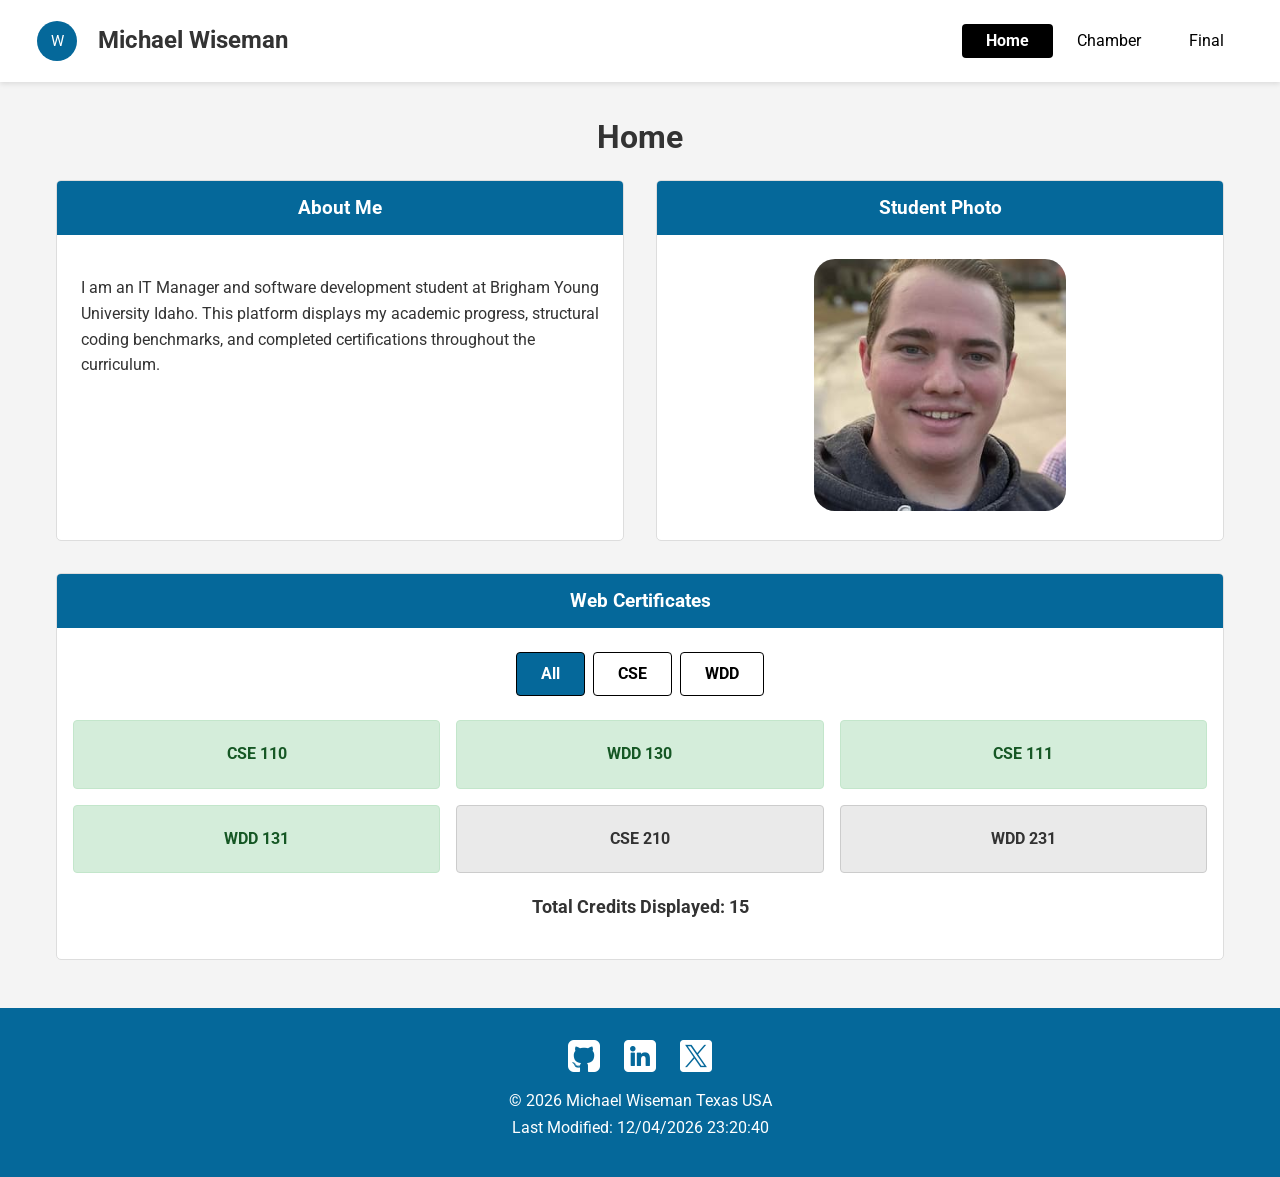
<file: index.html>
<!DOCTYPE html>
<html lang="en">
<head>
    <meta charset="utf-8">
    <meta http-equiv="X-UA-Compatible" content="IE=edge">
    <link rel="icon" href="images/favicon.ico">
    <title>WDD 231 | Coursework</title>
    <meta name="description" content="Explore the academic coursework completed by Michael Wiseman for the Software Development degree program at Brigham Young University Idaho.">
    <meta name="author" content="Michael Wiseman">
    <meta name="viewport" content="width=device-width, initial-scale=1">
    <link rel="stylesheet" href="styles/normalize.css">
    <link rel="stylesheet" href="styles/style.css">
    <link rel="preconnect" href="https://fonts.googleapis.com">
    <link rel="preconnect" href="https://fonts.gstatic.com" crossorigin>
    <link href="https://fonts.googleapis.com/css2?family=Roboto:wght@300;400;700&display=swap" rel="stylesheet">
    <meta property="og:title" content="Michael Wiseman">
    <meta property="og:description" content="Explore the course work that Michael Wiseman accomplished within the first year of BYU Pathway, including CSE110, WDD110, etc.">
    <meta property="og:url" content="https://www.mcwiseman97.github.io/WDD231/">
    <meta property="og:image" content="images/profile.jpg">
    <script src="scripts/main.js" defer></script>
</head>
<body>
    <header>
        <div class="header-container">
            <svg class="logo" viewBox="0 0 100 100" width="50" height="50">
                <circle cx="50" cy="50" r="40" fill="#05689a"/>
                <text x="50" y="60" font-family="Roboto" font-size="30" fill="#ffffff" text-anchor="middle">W</text>
            </svg>
            <span>Michael Wiseman</span>
        </div>
        <button id="menu" aria-label="Toggle Menu"></button>
        <nav id="animate-nav">
            <a href="#" class="active">Home</a>
            <a href="#">Chamber</a>
            <a href="#">Final</a>
        </nav>
    </header>
    <main>
        <h1>Home</h1>
        <div class="grid-container">
            <section class="card about-card">
                <h2>About Me</h2>
                <p>I am an IT Manager and software development student at Brigham Young University Idaho. This platform displays my academic progress, structural coding benchmarks, and completed certifications throughout the curriculum.</p>
            </section>
            <section class="card profile-card">
                <h2>Student Photo</h2>
                <img src="images/profile.jpg" alt="Portrait of Michael Wiseman">
            </section>
            <section class="card certificate-card">
                <h2>Web Certificates</h2>
                <div class="filter-buttons">
                    <button type="button" id="filter-all" class="btn active">All</button>
                    <button type="button" id="filter-cse" class="btn">CSE</button>
                    <button type="button" id="filter-wdd" class="btn">WDD</button>
                </div>
                <div id="course-container" class="course-grid"></div>
                <p class="credits-display">Total Credits Displayed: <span id="total-credits">0</span></p>
            </section>
        </div>
    </main>
    <footer>
        <div class="social-links">
            <a href="https://github.com" target="_blank"><img src="images/github.png" alt="GitHub Profile"></a>
            <a href="https://linkedin.com" target="_blank"><img src="images/linkedin.png" alt="LinkedIn Profile"></a>
            <a href="https://github.com" target="_blank"><img src="images/twitter.png" alt="Twitter Profile"></a>
        </div>
        <div id="web-master">
            <p>&copy; <span id="current-year"></span> Michael Wiseman Texas USA</p>
            <p id="lastModified"></p>
        </div>
    </footer>
</body>
</html>
</file>
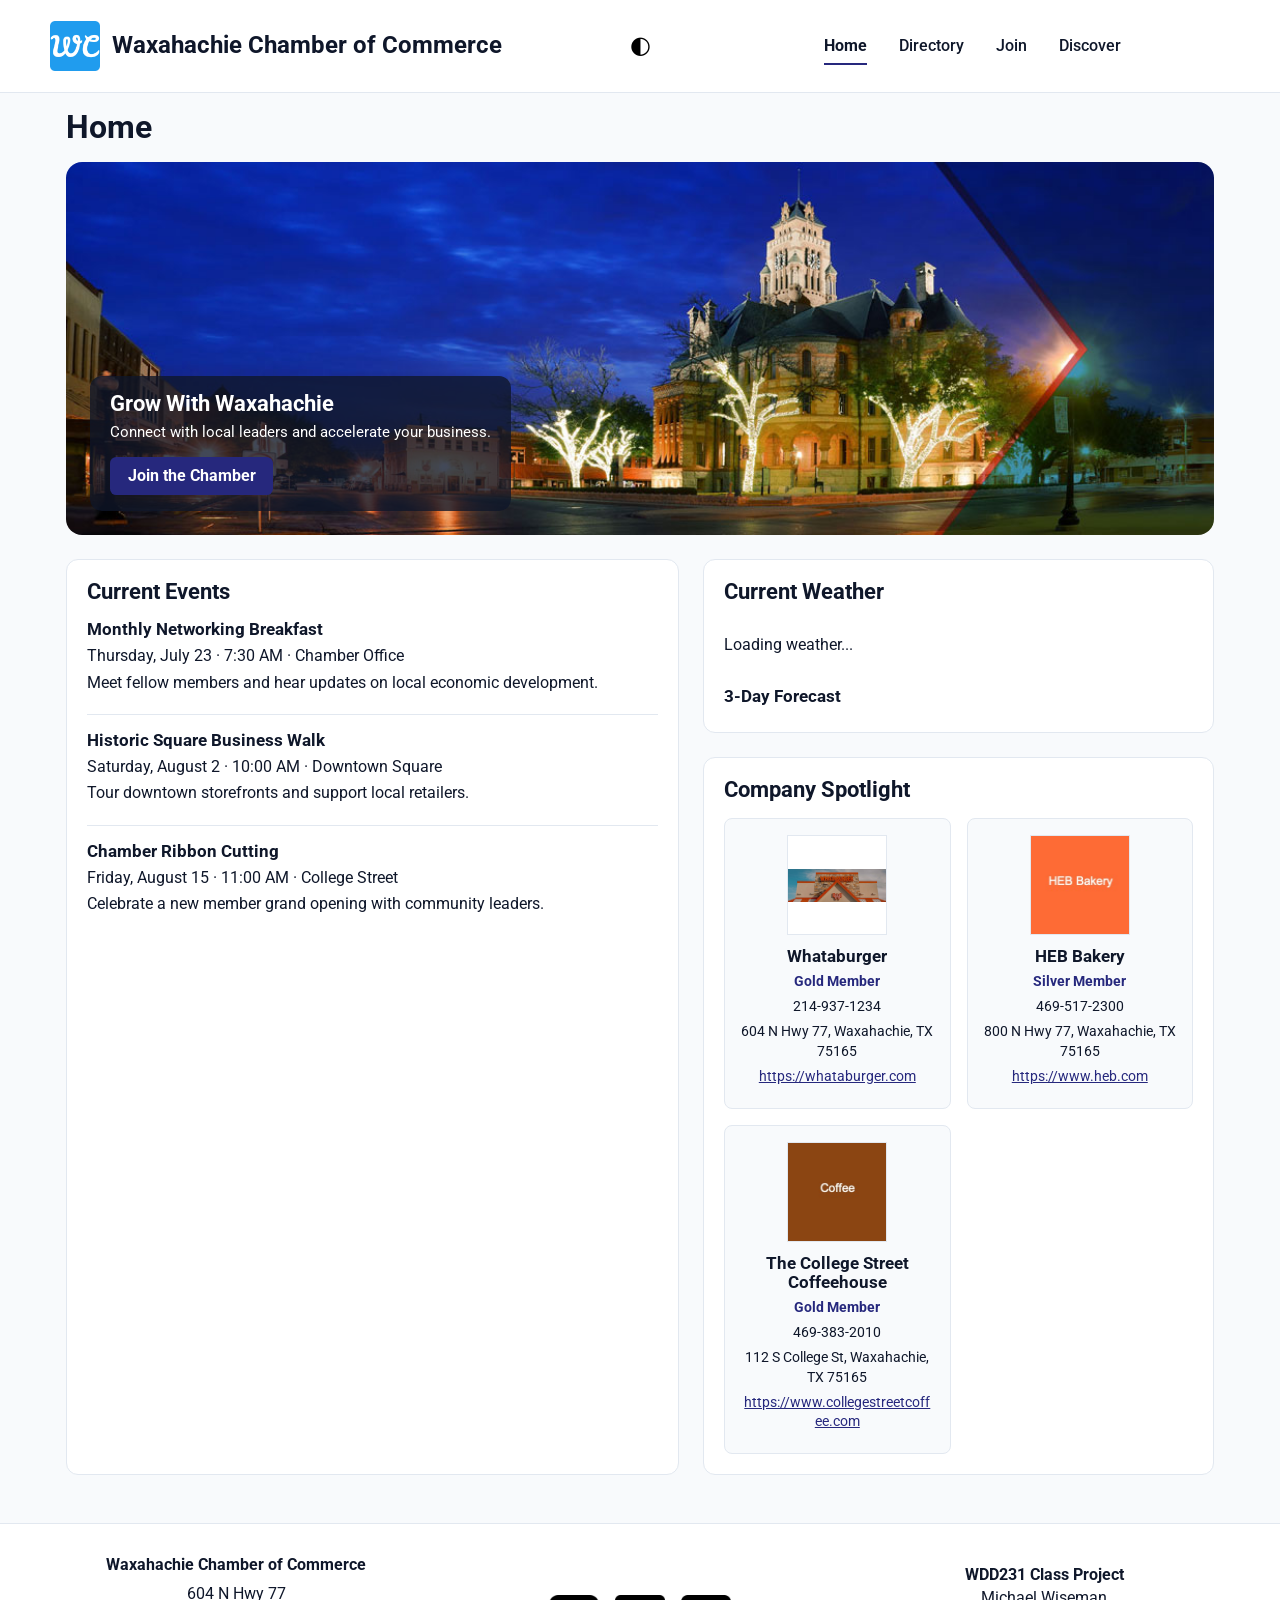
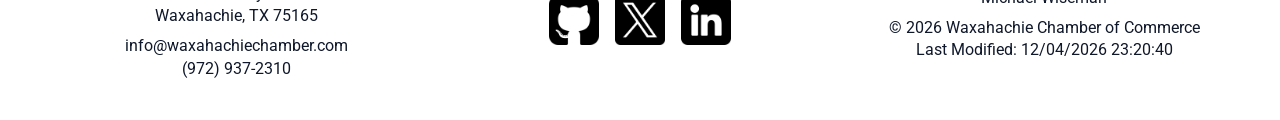
<file: chamber/index.html>
<!DOCTYPE html>
<html lang="en">
<head>
    <meta charset="utf-8">
    <meta http-equiv="X-UA-Compatible" content="IE=edge">
    <link rel="icon" href="images/favicon.ico">
    <title>WDD 231 | Chambers</title>
    <meta name="description" content="Chamber of Commerce Waxahachie Texas website for local business networking.">
    <meta name="author" content="Michael Wiseman">
    <meta name="viewport" content="width=device-width, initial-scale=1">
    <link rel="stylesheet" href="styles/normalize.css">
    <link rel="stylesheet" href="styles/chamber.css">
    <link rel="stylesheet" href="styles/index.css">
    <link rel="preconnect" href="https://fonts.googleapis.com">
    <link rel="preconnect" href="https://fonts.gstatic.com" crossorigin>
    <link href="https://fonts.googleapis.com/css2?family=Roboto:wght@300;400;700&display=swap" rel="stylesheet">
    <meta property="og:title" content="Michael Wiseman | Chamber">
    <meta property="og:description" content="Chamber of Commerce Waxahachie Texas">
    <meta property="og:url" content="https://www.mcwiseman97.github.io/WDD231/chamber/">
    <meta property="og:image" content="images/profile.jpg">
    <script src="scripts/chamber.js" defer></script>
    <script src="scripts/index.js" defer></script>
</head>
<body>
    <header>
        <div class="header-container">
            <div class="logo-section">
                <img src="images/apple-touch-icon.png" alt="Chamber Logo" class="logo">
                <h1>Waxahachie Chamber of Commerce</h1>
            </div>
            <button id="darkModeToggle" class="dark-mode-btn">◐</button>
            <button id="hamburger" class="hamburger">☰</button>
            <nav id="navMenu" class="nav-menu">
                <ul>
                    <li><a href="index.html" class="active">Home</a></li>
                    <li><a href="directory.html">Directory</a></li>
                    <li><a href="join.html">Join</a></li>
                    <li><a href="discover.html">Discover</a></li>
                </ul>
            </nav>
        </div>
    </header>
    <main>
        <h2>Home</h2>

        <section class="hero-container">
            <img class="hero-image" src="images/waxahachie-hero.jpg" alt="Historic Waxahachie courthouse on the town square." width="1200" height="600">
            <div class="hero-cta">
                <h3>Grow With Waxahachie</h3>
                <p>Connect with local leaders and accelerate your business.</p>
                <a href="join.html" id="joinButton" class="cta-link">Join the Chamber</a>
            </div>
        </section>

        <section id="indexAlign">
            <article id="currentTile" class="indexTile">
                <h3>Current Events</h3>
                <ul class="event-list">
                    <li>
                        <h4>Monthly Networking Breakfast</h4>
                        <p>Thursday, July 23 · 7:30 AM · Chamber Office</p>
                        <p>Meet fellow members and hear updates on local economic development.</p>
                    </li>
                    <li>
                        <h4>Historic Square Business Walk</h4>
                        <p>Saturday, August 2 · 10:00 AM · Downtown Square</p>
                        <p>Tour downtown storefronts and support local retailers.</p>
                    </li>
                    <li>
                        <h4>Chamber Ribbon Cutting</h4>
                        <p>Friday, August 15 · 11:00 AM · College Street</p>
                        <p>Celebrate a new member grand opening with community leaders.</p>
                    </li>
                </ul>
            </article>

            <article id="weatherTile" class="indexTile">
                <h3>Current Weather</h3>
                <div id="weather-current" class="weather-current">
                    <p>Loading weather...</p>
                </div>
                <h4>3-Day Forecast</h4>
                <div id="weather-forecast" class="weather-forecast"></div>
            </article>

            <article id="spotlightTile" class="indexTile">
                <h3>Company Spotlight</h3>
                <div id="spotlights" class="spotlights"></div>
            </article>
        </section>
    </main>

    <footer>
        <div class="footer-content">
            <div class="footer-section">
                <h3>Waxahachie Chamber of Commerce</h3>
                <p>604 N Hwy 77<br>Waxahachie, TX 75165</p>
                <p>info@waxahachiechamber.com<br>(972) 937-2310</p>
            </div>
            <div class="footer-section social">
                <a href="#" class="social-icon"><img src="images/github.png" alt="GitHub"></a>
                <a href="#" class="social-icon"><img src="images/twitter.png" alt="Twitter"></a>
                <a href="#" class="social-icon"><img src="images/linkedin.png" alt="LinkedIn"></a>
            </div>
            <div class="footer-section">
                <p><strong>WDD231 Class Project</strong><br>Michael Wiseman</p>
                <p>© 2026 Waxahachie Chamber of Commerce<br>Last Modified: <span id="lastModified"></span></p>
            </div>
        </div>
    </footer>
</body>
</html>
</file>
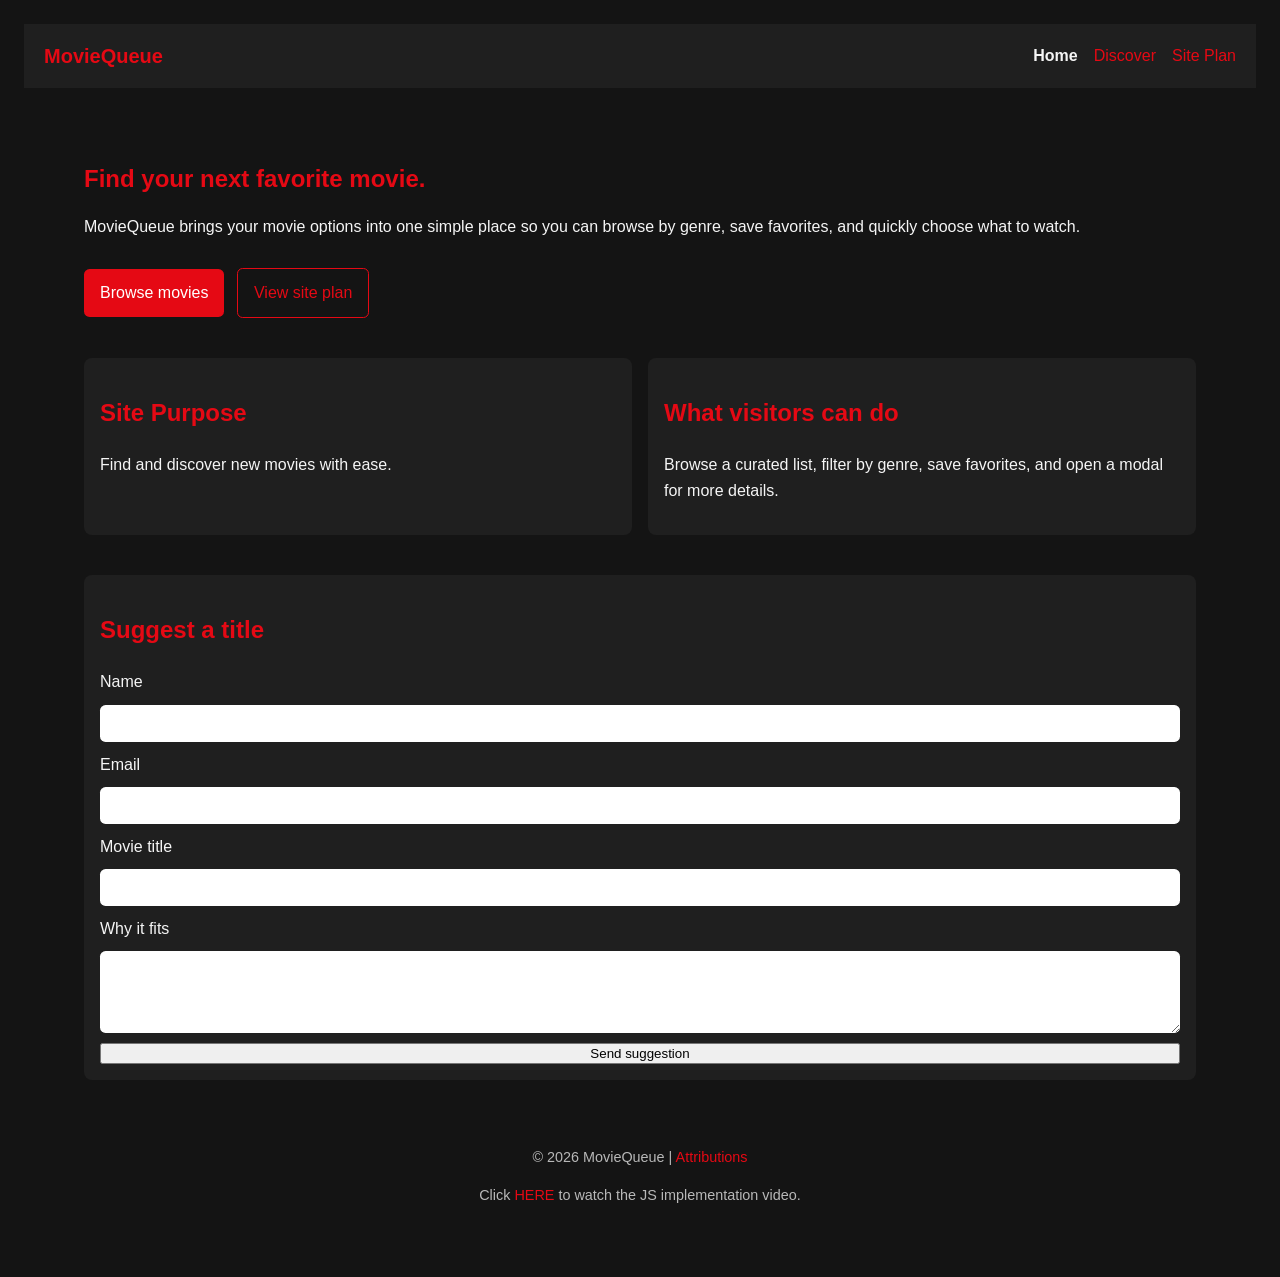
<file: finalproject/index.html>
<!DOCTYPE html>
<html lang="en">
<head>
  <meta charset="UTF-8">
  <meta name="viewport" content="width=device-width, initial-scale=1.0">
  <meta name="description" content="MovieQueue helps movie lovers browse titles, save favorites, and discover new films.">
  <meta name="author" content="MovieQueue">
  <meta property="og:title" content="MovieQueue | Home">
  <meta property="og:description" content="A simple responsive movie discovering experience built with HTML, CSS, and JavaScript.">
  <meta property="og:type" content="website">
  <title>MovieQueue | Home</title>
  <link rel="icon" href="images/favicon.svg" sizes="any">
  <link rel="stylesheet" href="styles/styles.css">
  <link rel="stylesheet" href="styles/project.css">
</head>
<body>
  <header class="site-header">
    <a class="brand" href="index.html">MovieQueue</a>
    <button class="nav-toggle" type="button" aria-expanded="false" aria-controls="site-nav">☰</button>
    <nav id="site-nav" aria-label="Primary navigation">
      <ul>
        <li><a class="active" href="index.html">Home</a></li>
        <li><a href="discover.html">Discover</a></li>
        <li><a href="siteplan.html">Site Plan</a></li>
      </ul>
    </nav>
  </header>

  <main>
    <section class="hero">
      <h1>Find your next favorite movie.</h1>
      <p>MovieQueue brings your movie options into one simple place so you can browse by genre, save favorites, and quickly choose what to watch.</p>
      <div class="hero-actions">
        <a class="button" href="discover.html">Browse movies</a>
        <a class="button secondary" href="siteplan.html">View site plan</a>
      </div>
    </section>

    <section class="card-grid">
      <article class="panel">
        <h2>Site Purpose</h2>
        <p>Find and discover new movies with ease.</p>
      </article>
      <article class="panel">
        <h2>What visitors can do</h2>
        <p>Browse a curated list, filter by genre, save favorites, and open a modal for more details.</p>
      </article>
    </section>

    <section class="panel">
      <h2>Suggest a title</h2>
      <form action="thanks.html" method="get">
        <label for="name">Name</label>
        <input id="name" name="name" type="text" required>

        <label for="email">Email</label>
        <input id="email" name="email" type="email" required>

        <label for="title">Movie title</label>
        <input id="title" name="title" type="text" required>

        <label for="note">Why it fits</label>
        <textarea id="note" name="note" rows="4"></textarea>

        <button type="submit">Send suggestion</button>
      </form>
    </section>
  </main>

  <footer>
    <p>&copy; 2026 MovieQueue | <a href="attributions.html">Attributions</a></p>
    <p>Click <a href="https://youtu.be/Zg4fJbN_9tc">HERE</a> to watch the JS implementation video.</p>
  </footer>

  <script src="js/nav.js"></script>
</body>
</html>
</file>
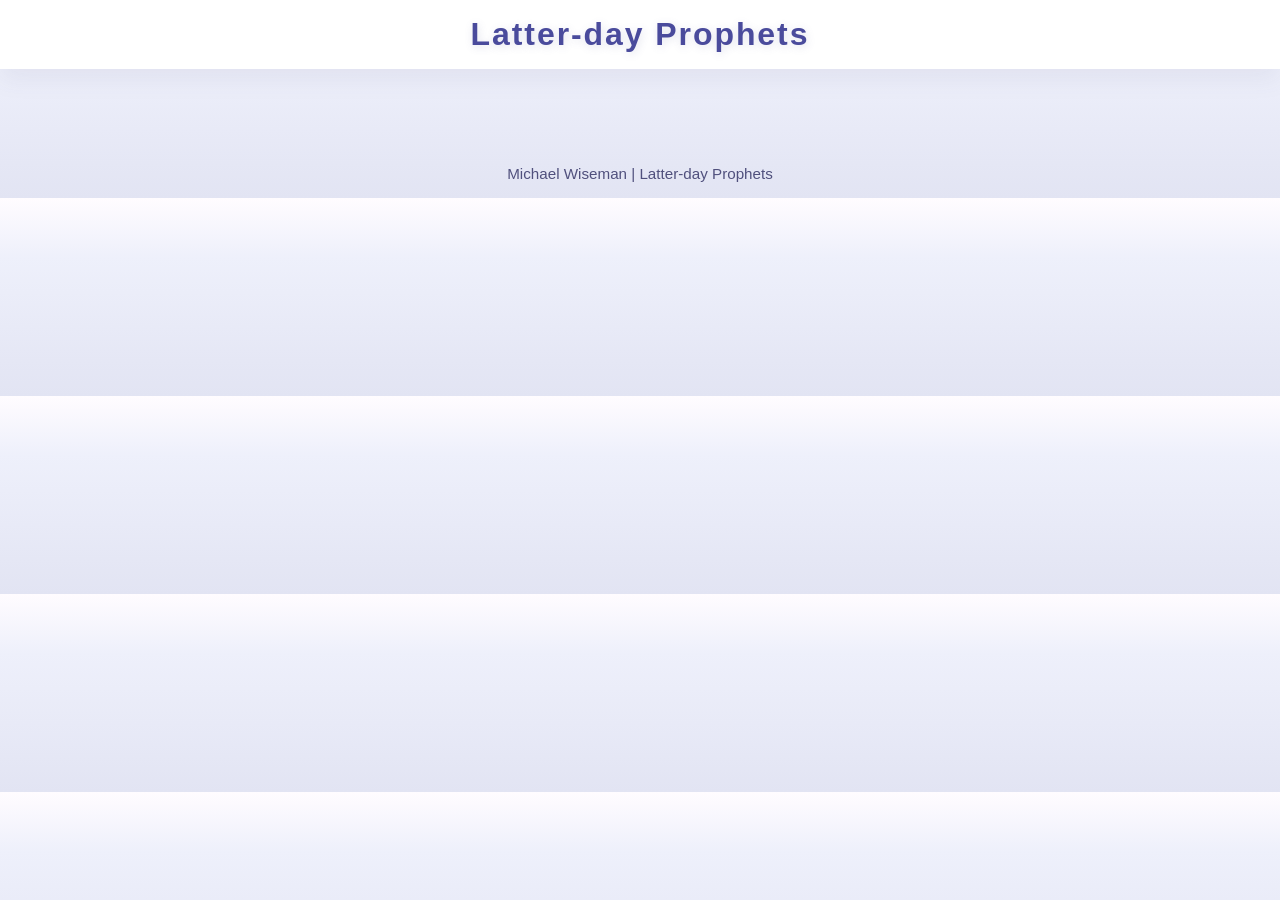
<file: prophets.html>
<!DOCTYPE html>
<html>
    <head>
        <meta charset="utf-8">
        <meta http-equiv="X-UA-Compatible" content="IE=edge">
        <title>Michael Wiseman | Modern Day Prophets</title>
        <meta name="description" content="Latter-day Prophets page: outlining key details about them and a portrait.">
        <meta name="viewport" content="width=device-width, initial-scale=1">
        <link rel="stylesheet" href="styles/prophets.css">
        <script src="scripts/prophets.js" defer></script>
    </head>
    <body>
        <header>
            <h1>Latter-day Prophets</h1>
        </header>
        <main>
            <div id="cards"></div>
        </main>
        <footer>
            Michael Wiseman | Latter-day Prophets
        </footer>

    </body>
</html>
</file>
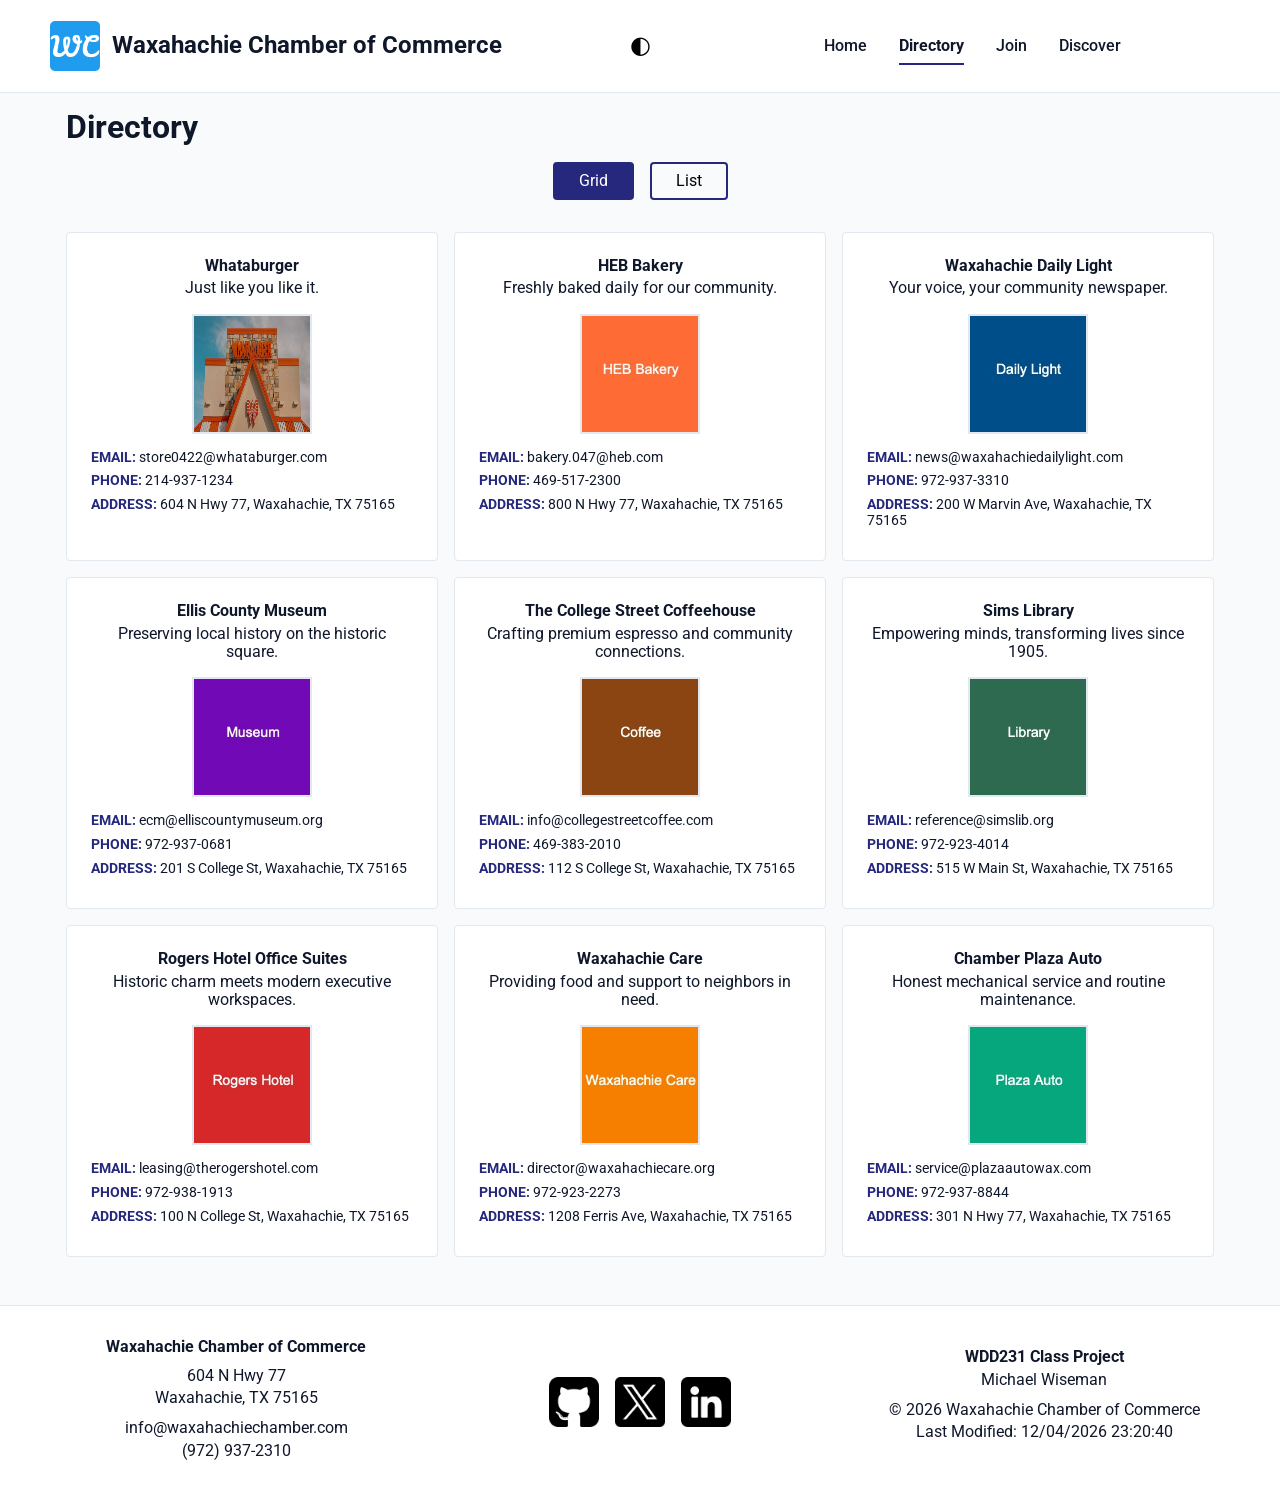
<file: chamber/directory.html>
<!DOCTYPE html>
<html lang="en">
<head>
    <meta charset="utf-8">
    <meta http-equiv="X-UA-Compatible" content="IE=edge">
    <link rel="icon" href="images/favicon.ico">
    <title>WDD 231 | Chambers</title>
    <meta name="description" content="Chamber of Commerce Waxahachie Texas website for local business networking directory. Displaying local members.">
    <meta name="author" content="Michael Wiseman">
    <meta name="viewport" content="width=device-width, initial-scale=1">
    <link rel="stylesheet" href="styles/normalize.css">
    <link rel="stylesheet" href="styles/chamber.css">
    <link rel="preconnect" href="https://fonts.googleapis.com">
    <link rel="preconnect" href="https://fonts.gstatic.com" crossorigin>
    <link href="https://fonts.googleapis.com/css2?family=Roboto:wght@300;400;700&display=swap" rel="stylesheet">
    <meta property="og:title" content="Michael Wiseman | Chamber">
    <meta property="og:description" content="Chamber of Commerce Waxahachie Texas">
    <meta property="og:url" content="https://www.mcwiseman97.github.io/WDD231/chamber/">
    <meta property="og:image" content="images/profile.jpg">
    <script src="scripts/chamber.js" defer></script>
</head>
<body>
    <header>
        <div class="header-container">
            <div class="logo-section">
                <img src="images/apple-touch-icon.png" alt="Chamber Logo" class="logo">
                <h1>Waxahachie Chamber of Commerce</h1>
            </div>
            <button id="darkModeToggle" class="dark-mode-btn">◐</button>
            <button id="hamburger" class="hamburger">☰</button>
            <nav id="navMenu" class="nav-menu">
                <ul>
                    <li><a href="index.html">Home</a></li>
                    <li><a href="directory.html" class="active">Directory</a></li>
                    <li><a href="join.html">Join</a></li>
                    <li><a href="discover.html">Discover</a></li>
                </ul>
            </nav>
        </div>
    </header>
    <main>
        <h2>Directory</h2>
        <div class="controls">
            <button id="gridBtn" class="active">Grid</button>
            <button id="listBtn">List</button>
        </div>
        <div id="cards"></div>
    </main>
    
    <footer>
        <div class="footer-content">
            <div class="footer-section">
                <h3>Waxahachie Chamber of Commerce</h3>
                <p>604 N Hwy 77<br>Waxahachie, TX 75165</p>
                <p>info@waxahachiechamber.com<br>(972) 937-2310</p>
            </div>
            <div class="footer-section social">
                <a href="#" class="social-icon"><img src="images/github.png" alt="GitHub"></a>
                <a href="#" class="social-icon"><img src="images/twitter.png" alt="Twitter"></a>
                <a href="#" class="social-icon"><img src="images/linkedin.png" alt="LinkedIn"></a>
            </div>
            <div class="footer-section">
                <p><strong>WDD231 Class Project</strong><br>Michael Wiseman</p>
                <p>© 2026 Waxahachie Chamber of Commerce<br>Last Modified: <span id="lastModified"></span></p>
            </div>
        </div>
    </footer>
</body>
</html>
</file>
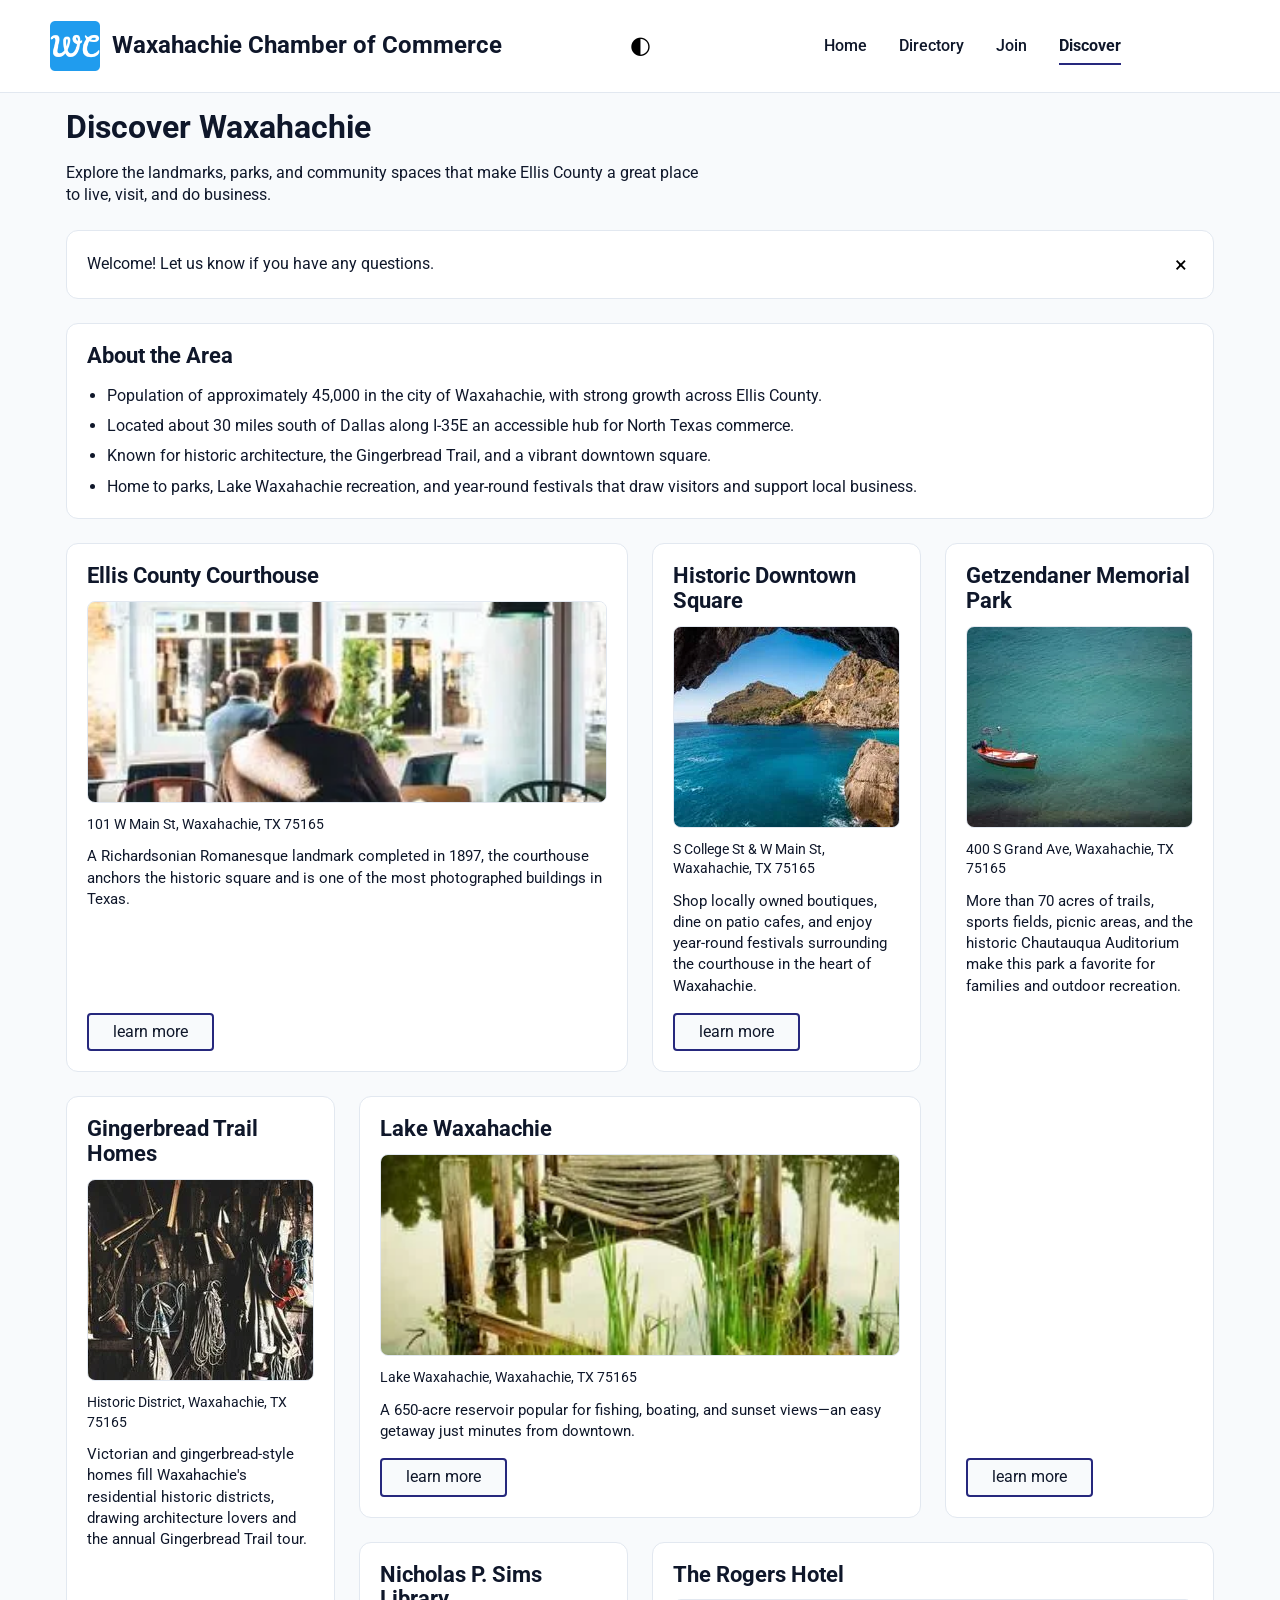
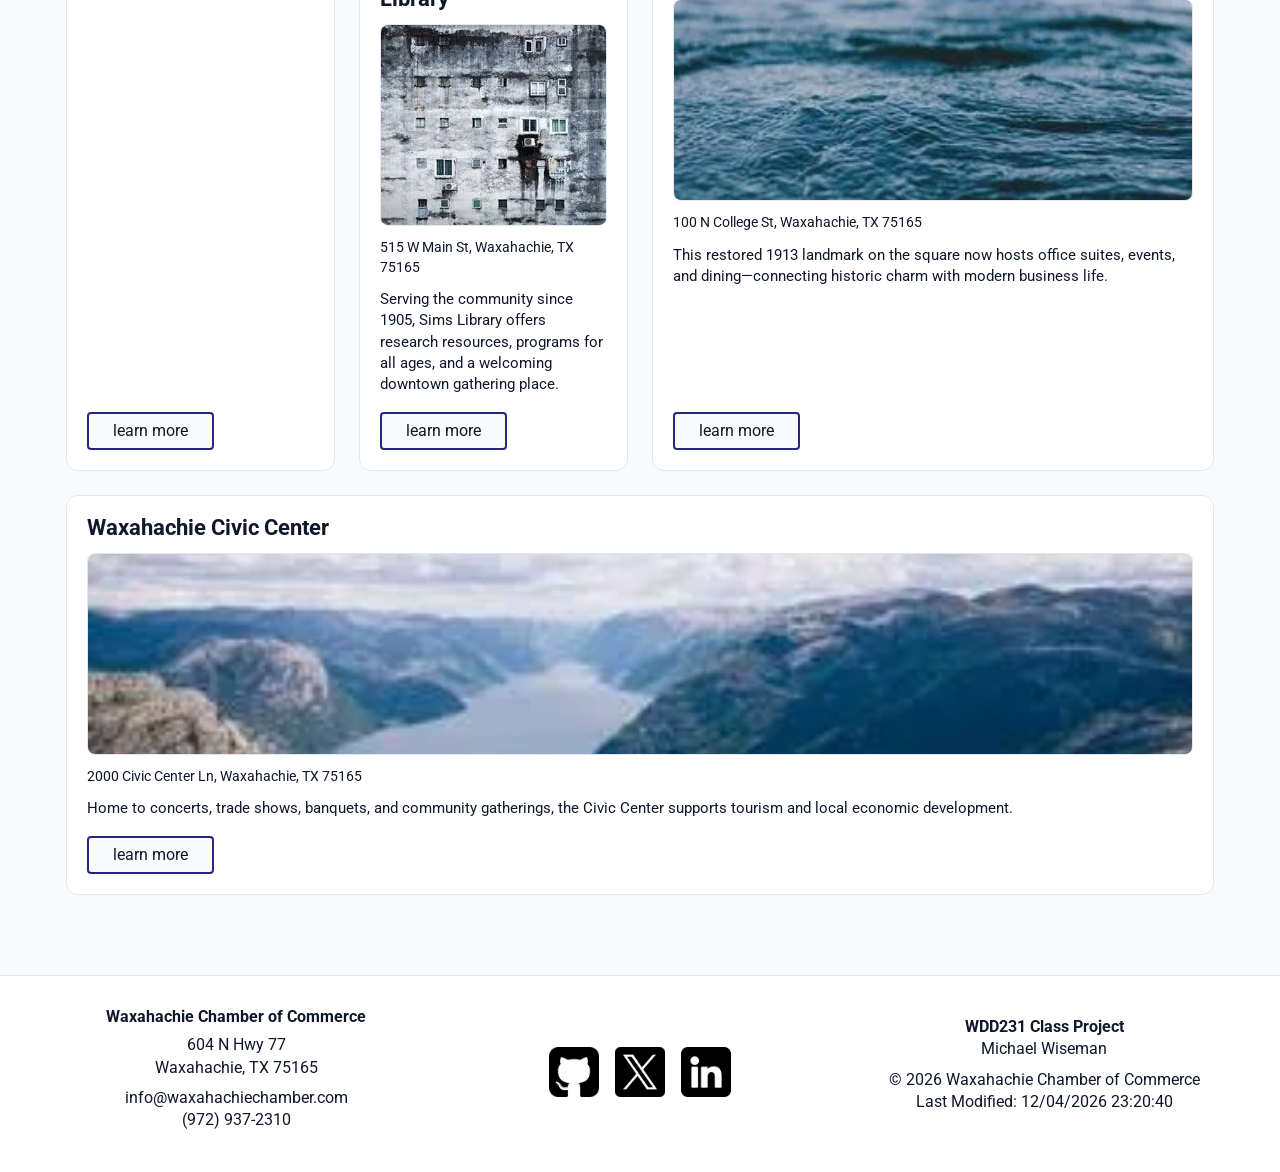
<file: chamber/discover.html>
<!DOCTYPE html>
<html lang="en">
<head>
    <meta charset="utf-8">
    <meta http-equiv="X-UA-Compatible" content="IE=edge">
    <link rel="icon" href="images/favicon.ico">
    <title>Discover | Waxahachie Chamber of Commerce</title>
    <meta name="description" content="Discover Waxahachie, Texas—demographics, historic landmarks, parks, and local attractions for visitors and prospective chamber members.">
    <meta name="author" content="Michael Wiseman">
    <meta name="viewport" content="width=device-width, initial-scale=1">
    <link rel="stylesheet" href="styles/normalize.css">
    <link rel="stylesheet" href="styles/chamber.css">
    <link rel="stylesheet" href="styles/discover.css">
    <link rel="preconnect" href="https://fonts.googleapis.com">
    <link rel="preconnect" href="https://fonts.gstatic.com" crossorigin>
    <link href="https://fonts.googleapis.com/css2?family=Roboto:wght@300;400;700&display=swap" rel="stylesheet">
    <meta property="og:title" content="Discover | Waxahachie Chamber of Commerce">
    <meta property="og:description" content="Explore landmarks, parks, and attractions in Waxahachie, Texas.">
    <meta property="og:url" content="https://mcwiseman97.github.io/wdd231/chamber/discover.html">
    <meta property="og:image" content="images/waxahachie-hero.jpg">
    <script src="scripts/chamber.js" defer></script>
    <script type="module" src="scripts/discover.js"></script>
</head>
<body>
    <header>
        <div class="header-container">
            <div class="logo-section">
                <img src="images/apple-touch-icon.png" alt="Chamber Logo" class="logo">
                <h1>Waxahachie Chamber of Commerce</h1>
            </div>
            <button id="darkModeToggle" class="dark-mode-btn" type="button" aria-label="Toggle dark mode">◐</button>
            <button id="hamburger" class="hamburger" type="button" aria-label="Open navigation menu">☰</button>
            <nav id="navMenu" class="nav-menu">
                <ul>
                    <li><a href="index.html">Home</a></li>
                    <li><a href="directory.html">Directory</a></li>
                    <li><a href="join.html">Join</a></li>
                    <li><a href="discover.html" class="active">Discover</a></li>
                </ul>
            </nav>
        </div>
    </header>

    <main>
        <h2>Discover Waxahachie</h2>
        <p class="discover-intro">
            Explore the landmarks, parks, and community spaces that make Ellis County a great place to live, visit, and do business.
        </p>

        <aside id="visit-message" class="visit-banner" hidden>
            <p class="visit-text"></p>
            <button id="visit-close" class="visit-close" type="button" aria-label="Dismiss visit message">&times;</button>
        </aside>

        <section class="area-facts" aria-labelledby="facts-heading">
            <h2 id="facts-heading">About the Area</h2>
            <ul>
                <li>Population of approximately 45,000 in the city of Waxahachie, with strong growth across Ellis County.</li>
                <li>Located about 30 miles south of Dallas along I-35E an accessible hub for North Texas commerce.</li>
                <li>Known for historic architecture, the Gingerbread Trail, and a vibrant downtown square.</li>
                <li>Home to parks, Lake Waxahachie recreation, and year-round festivals that draw visitors and support local business.</li>
            </ul>
        </section>

        <section id="discover-gallery" class="discover-gallery" aria-label="Places of interest"></section>
    </main>

    <footer>
        <div class="footer-content">
            <div class="footer-section">
                <h3>Waxahachie Chamber of Commerce</h3>
                <p>604 N Hwy 77<br>Waxahachie, TX 75165</p>
                <p>info@waxahachiechamber.com<br>(972) 937-2310</p>
            </div>
            <div class="footer-section social">
                <a href="#" class="social-icon"><img src="images/github.png" alt="GitHub"></a>
                <a href="#" class="social-icon"><img src="images/twitter.png" alt="Twitter"></a>
                <a href="#" class="social-icon"><img src="images/linkedin.png" alt="LinkedIn"></a>
            </div>
            <div class="footer-section">
                <p><strong>WDD231 Class Project</strong><br>Michael Wiseman</p>
                <p>© 2026 Waxahachie Chamber of Commerce<br>Last Modified: <span id="lastModified"></span></p>
            </div>
        </div>
    </footer>
</body>
</html>
</file>
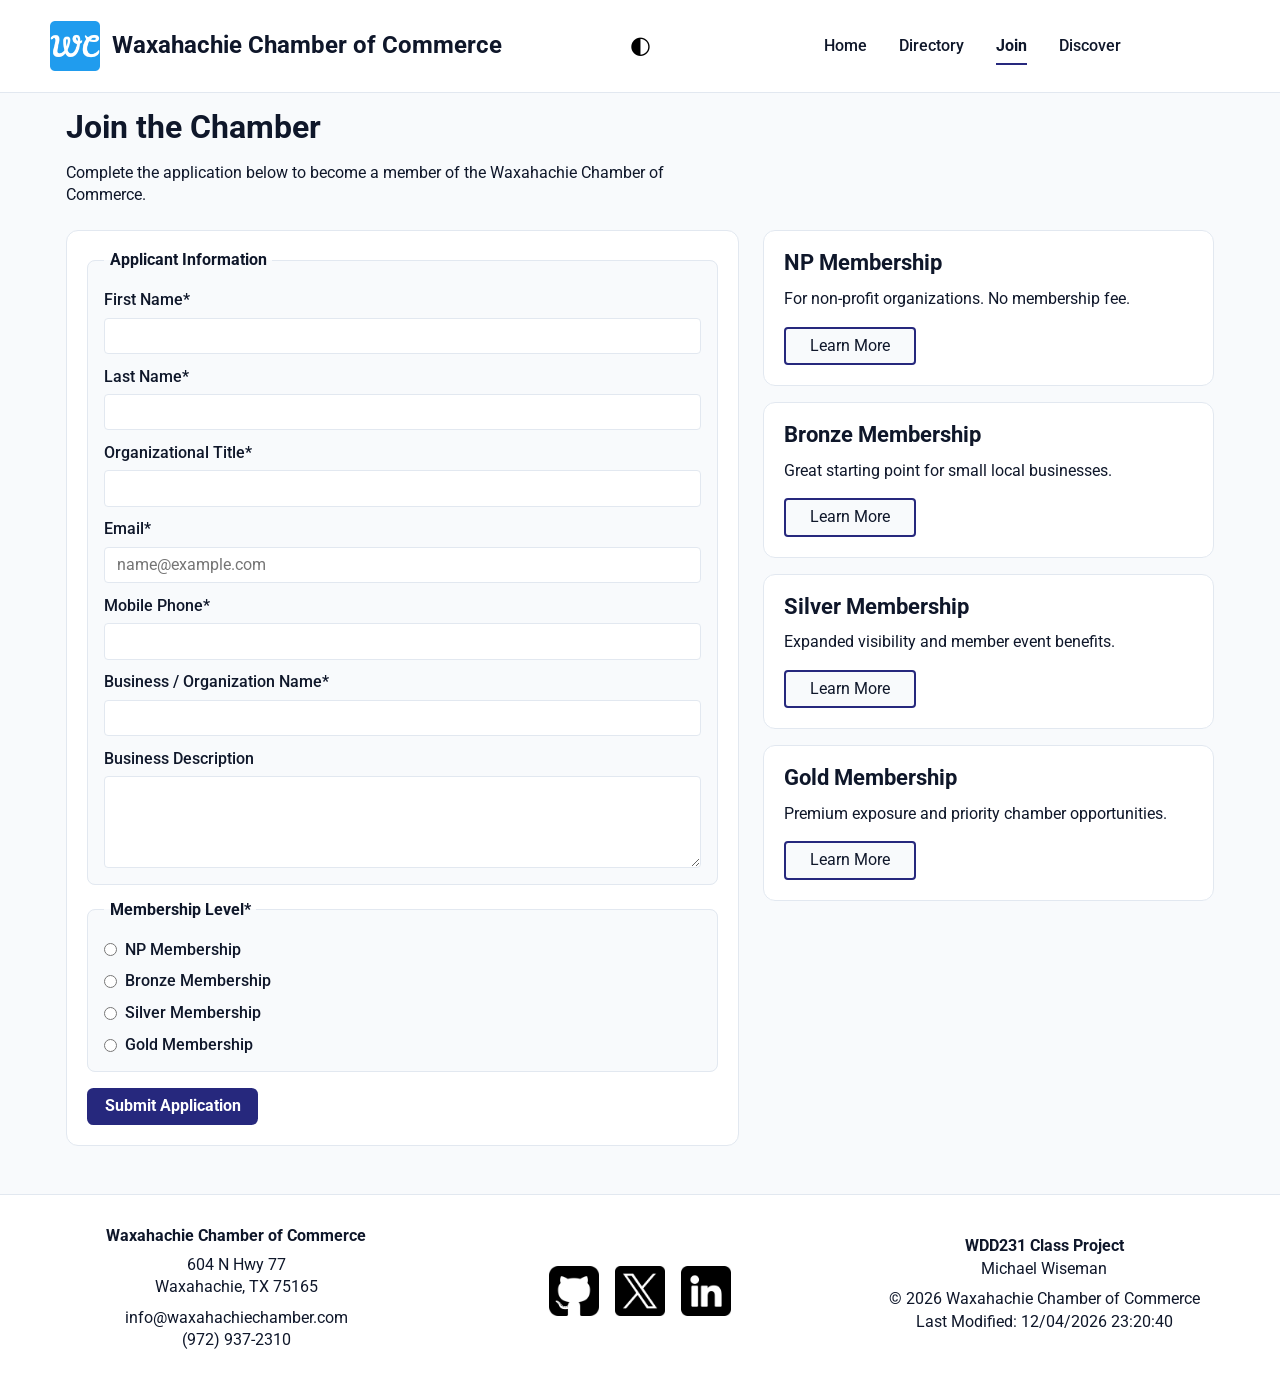
<file: chamber/join.html>
<!DOCTYPE html>
<html lang="en">
<head>
    <meta charset="utf-8">
    <meta http-equiv="X-UA-Compatible" content="IE=edge">
    <link rel="icon" href="images/favicon.ico">
    <title>Join | Waxahachie Chamber of Commerce</title>
    <meta name="description" content="Apply for Waxahachie Chamber of Commerce membership and grow with local businesses.">
    <meta name="author" content="Michael Wiseman">
    <meta name="viewport" content="width=device-width, initial-scale=1">
    <link rel="stylesheet" href="styles/normalize.css">
    <link rel="stylesheet" href="styles/chamber.css">
    <link rel="stylesheet" href="styles/join.css">
    <link rel="preconnect" href="https://fonts.googleapis.com">
    <link rel="preconnect" href="https://fonts.gstatic.com" crossorigin>
    <link href="https://fonts.googleapis.com/css2?family=Roboto:wght@300;400;700&display=swap" rel="stylesheet">
    <meta property="og:title" content="Join | Waxahachie Chamber of Commerce">
    <meta property="og:description" content="Apply for Waxahachie Chamber of Commerce membership.">
    <meta property="og:url" content="https://mcwiseman97.github.io/wdd231/chamber/join.html">
    <meta property="og:image" content="images/profile.jpg">
    <script src="scripts/chamber.js" defer></script>
    <script src="scripts/join.js" defer></script>
</head>
<body>
    <header>
        <div class="header-container">
            <div class="logo-section">
                <img src="images/apple-touch-icon.png" alt="Chamber Logo" class="logo">
                <h1>Waxahachie Chamber of Commerce</h1>
            </div>
            <button id="darkModeToggle" class="dark-mode-btn" type="button" aria-label="Toggle dark mode">◐</button>
            <button id="hamburger" class="hamburger" type="button" aria-label="Open navigation menu">☰</button>
            <nav id="navMenu" class="nav-menu">
                <ul>
                    <li><a href="index.html">Home</a></li>
                    <li><a href="directory.html">Directory</a></li>
                    <li><a href="join.html" class="active">Join</a></li>
                    <li><a href="discover.html">Discover</a></li>
                </ul>
            </nav>
        </div>
    </header>

    <main>
        <h2>Join the Chamber</h2>
        <p class="join-intro">Complete the application below to become a member of the Waxahachie Chamber of Commerce.</p>

        <div class="join-layout">
            <form id="joinForm" method="get" action="thankyou.html">
                <fieldset>
                    <legend>Applicant Information</legend>

                    <label for="fname">First Name*</label>
                    <input type="text" id="fname" name="fname" title="Please enter your first name" autocomplete="given-name" required>

                    <label for="lname">Last Name*</label>
                    <input type="text" id="lname" name="lname" title="Please enter your last name" autocomplete="family-name" required>

                    <label for="orgtitle">Organizational Title*</label>
                    <input type="text" id="orgtitle" name="orgtitle" title="Title must be at least 7 characters using letters, hyphens, and spaces only" autocomplete="organization-title" pattern="[A-Za-z\s\-]{7,}" required>

                    <label for="email">Email*</label>
                    <input type="email" id="email" name="email" title="Please enter a valid email address" autocomplete="email" placeholder="name@example.com" required>

                    <label for="phone">Mobile Phone*</label>
                    <input type="tel" id="phone" name="phone" title="Please enter your mobile phone number" autocomplete="tel" required>

                    <label for="organization">Business / Organization Name*</label>
                    <input type="text" id="organization" name="organization" title="Please enter your business or organization name" autocomplete="organization" required>

                    <label for="description">Business Description</label>
                    <textarea id="description" name="description" title="Optional description of your business" rows="4"></textarea>
                </fieldset>

                <fieldset class="membership-fieldset">
                    <legend>Membership Level*</legend>

                    <label class="radio-option">
                        <input type="radio" name="membership" value="np" title="Non-profit membership level" required>
                        NP Membership
                    </label>
                    <label class="radio-option">
                        <input type="radio" name="membership" value="bronze" title="Bronze membership level">
                        Bronze Membership
                    </label>
                    <label class="radio-option">
                        <input type="radio" name="membership" value="silver" title="Silver membership level">
                        Silver Membership
                    </label>
                    <label class="radio-option">
                        <input type="radio" name="membership" value="gold" title="Gold membership level">
                        Gold Membership
                    </label>
                </fieldset>

                <input type="hidden" id="timestamp" name="timestamp" value="">

                <button type="submit">Submit Application</button>
            </form>

            <aside class="membership-cards" aria-label="Membership level details">
                <article class="membership-card" id="npMembership">
                    <h3>NP Membership</h3>
                    <p>For non-profit organizations. No membership fee.</p>
                    <button type="button" class="learn-more" data-modal="npModal">Learn More</button>
                </article>

                <article class="membership-card" id="bronzeMembership">
                    <h3>Bronze Membership</h3>
                    <p>Great starting point for small local businesses.</p>
                    <button type="button" class="learn-more" data-modal="bronzeModal">Learn More</button>
                </article>

                <article class="membership-card" id="silverMembership">
                    <h3>Silver Membership</h3>
                    <p>Expanded visibility and member event benefits.</p>
                    <button type="button" class="learn-more" data-modal="silverModal">Learn More</button>
                </article>

                <article class="membership-card" id="goldMembership">
                    <h3>Gold Membership</h3>
                    <p>Premium exposure and priority chamber opportunities.</p>
                    <button type="button" class="learn-more" data-modal="goldModal">Learn More</button>
                </article>
            </aside>
        </div>

        <dialog id="npModal" class="membership-modal">
            <h3>NP Membership Benefits</h3>
            <p><strong>Cost:</strong> Free for qualifying non-profits</p>
            <ul>
                <li>Directory listing</li>
                <li>Access to networking events</li>
                <li>Community partnership opportunities</li>
                <li>Chamber newsletter subscription</li>
            </ul>
            <button type="button" class="close-modal">Close</button>
        </dialog>

        <dialog id="bronzeModal" class="membership-modal">
            <h3>Bronze Membership Benefits</h3>
            <p><strong>Cost:</strong> $150 / year</p>
            <ul>
                <li>Directory listing with logo</li>
                <li>Member-rate event tickets</li>
                <li>Access to training workshops</li>
                <li>Chamber newsletter subscription</li>
            </ul>
            <button type="button" class="close-modal">Close</button>
        </dialog>

        <dialog id="silverModal" class="membership-modal">
            <h3>Silver Membership Benefits</h3>
            <p><strong>Cost:</strong> $300 / year</p>
            <ul>
                <li>Enhanced directory listing</li>
                <li>Event discounts for staff</li>
                <li>Quarterly advertising opportunities</li>
                <li>Invitation to member-only mixers</li>
            </ul>
            <button type="button" class="close-modal">Close</button>
        </dialog>

        <dialog id="goldModal" class="membership-modal">
            <h3>Gold Membership Benefits</h3>
            <p><strong>Cost:</strong> $500 / year</p>
            <ul>
                <li>Premium directory placement</li>
                <li>Home page spotlight eligibility</li>
                <li>Priority event sponsorship options</li>
                <li>Complimentary training seats</li>
                <li>Ribbon cutting support</li>
            </ul>
            <button type="button" class="close-modal">Close</button>
        </dialog>
    </main>

    <footer>
        <div class="footer-content">
            <div class="footer-section">
                <h3>Waxahachie Chamber of Commerce</h3>
                <p>604 N Hwy 77<br>Waxahachie, TX 75165</p>
                <p>info@waxahachiechamber.com<br>(972) 937-2310</p>
            </div>
            <div class="footer-section social">
                <a href="#" class="social-icon"><img src="images/github.png" alt="GitHub"></a>
                <a href="#" class="social-icon"><img src="images/twitter.png" alt="Twitter"></a>
                <a href="#" class="social-icon"><img src="images/linkedin.png" alt="LinkedIn"></a>
            </div>
            <div class="footer-section">
                <p><strong>WDD231 Class Project</strong><br>Michael Wiseman</p>
                <p>© 2026 Waxahachie Chamber of Commerce<br>Last Modified: <span id="lastModified"></span></p>
            </div>
        </div>
    </footer>
</body>
</html>
</file>
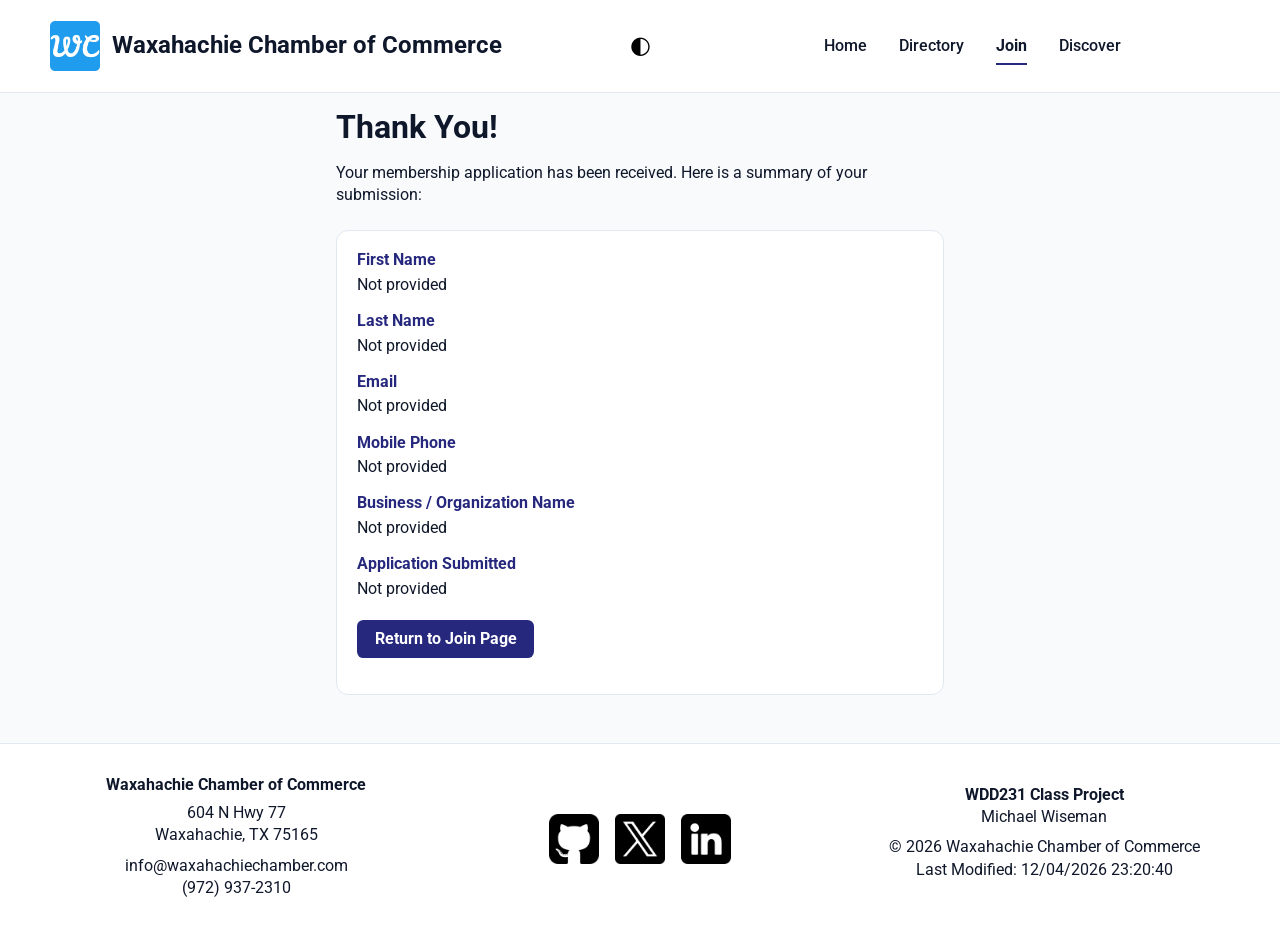
<file: chamber/thankyou.html>
<!DOCTYPE html>
<html lang="en">
<head>
    <meta charset="utf-8">
    <meta http-equiv="X-UA-Compatible" content="IE=edge">
    <link rel="icon" href="images/favicon.ico">
    <title>Thank You | Waxahachie Chamber of Commerce</title>
    <meta name="description" content="Thank you for applying to join the Waxahachie Chamber of Commerce.">
    <meta name="author" content="Michael Wiseman">
    <meta name="viewport" content="width=device-width, initial-scale=1">
    <link rel="stylesheet" href="styles/normalize.css">
    <link rel="stylesheet" href="styles/chamber.css">
    <link rel="stylesheet" href="styles/join.css">
    <link rel="preconnect" href="https://fonts.googleapis.com">
    <link rel="preconnect" href="https://fonts.gstatic.com" crossorigin>
    <link href="https://fonts.googleapis.com/css2?family=Roboto:wght@300;400;700&display=swap" rel="stylesheet">
    <meta property="og:title" content="Thank You | Waxahachie Chamber of Commerce">
    <meta property="og:description" content="Thank you for applying to join the Waxahachie Chamber of Commerce.">
    <meta property="og:url" content="https://mcwiseman97.github.io/wdd231/chamber/thankyou.html">
    <meta property="og:image" content="images/profile.jpg">
    <script src="scripts/chamber.js" defer></script>
    <script src="scripts/join.js" defer></script>
</head>
<body>
    <header>
        <div class="header-container">
            <div class="logo-section">
                <img src="images/apple-touch-icon.png" alt="Chamber Logo" class="logo">
                <h1>Waxahachie Chamber of Commerce</h1>
            </div>
            <button id="darkModeToggle" class="dark-mode-btn" type="button" aria-label="Toggle dark mode">◐</button>
            <button id="hamburger" class="hamburger" type="button" aria-label="Open navigation menu">☰</button>
            <nav id="navMenu" class="nav-menu">
                <ul>
                    <li><a href="index.html">Home</a></li>
                    <li><a href="directory.html">Directory</a></li>
                    <li><a href="join.html" class="active">Join</a></li>
                    <li><a href="#">Discover</a></li>
                </ul>
            </nav>
        </div>
    </header>

    <main class="thankyou-main">
        <h2>Thank You!</h2>
        <p class="join-intro">Your membership application has been received. Here is a summary of your submission:</p>

        <section class="thankyou-summary" aria-label="Application summary">
            <dl id="applicationSummary">
                <div>
                    <dt>First Name</dt>
                    <dd id="show-fname"></dd>
                </div>
                <div>
                    <dt>Last Name</dt>
                    <dd id="show-lname"></dd>
                </div>
                <div>
                    <dt>Email</dt>
                    <dd id="show-email"></dd>
                </div>
                <div>
                    <dt>Mobile Phone</dt>
                    <dd id="show-phone"></dd>
                </div>
                <div>
                    <dt>Business / Organization Name</dt>
                    <dd id="show-organization"></dd>
                </div>
                <div>
                    <dt>Application Submitted</dt>
                    <dd id="show-timestamp"></dd>
                </div>
            </dl>
            <p><a class="cta-link" href="join.html">Return to Join Page</a></p>
        </section>
    </main>

    <footer>
        <div class="footer-content">
            <div class="footer-section">
                <h3>Waxahachie Chamber of Commerce</h3>
                <p>604 N Hwy 77<br>Waxahachie, TX 75165</p>
                <p>info@waxahachiechamber.com<br>(972) 937-2310</p>
            </div>
            <div class="footer-section social">
                <a href="#" class="social-icon"><img src="images/github.png" alt="GitHub"></a>
                <a href="#" class="social-icon"><img src="images/twitter.png" alt="Twitter"></a>
                <a href="#" class="social-icon"><img src="images/linkedin.png" alt="LinkedIn"></a>
            </div>
            <div class="footer-section">
                <p><strong>WDD231 Class Project</strong><br>Michael Wiseman</p>
                <p>© 2026 Waxahachie Chamber of Commerce<br>Last Modified: <span id="lastModified"></span></p>
            </div>
        </div>
    </footer>
</body>
</html>
</file>
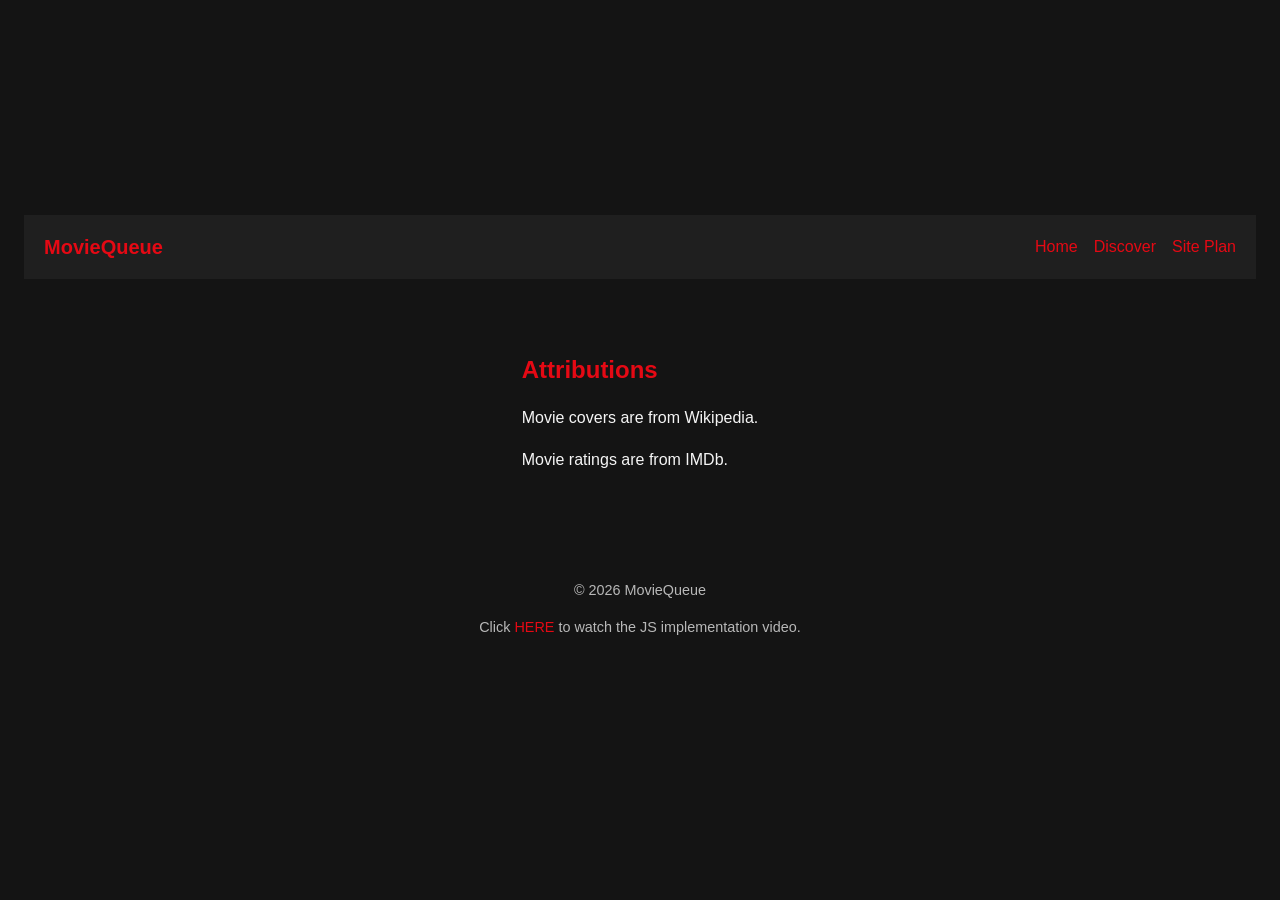
<file: finalproject/attributions.html>
<!DOCTYPE html>
<html lang="en">
<head>
  <meta charset="UTF-8">
  <meta name="viewport" content="width=device-width, initial-scale=1.0">
  <meta name="description" content="Attributions for MovieQueue.">
  <title>MovieQueue | Attributions</title>
  <link rel="icon" href="images/favicon.svg" sizes="any">
  <link rel="stylesheet" href="styles/styles.css">
  <link rel="stylesheet" href="styles/project.css">
</head>
<body>
  <header class="site-header">
    <a class="brand" href="index.html">MovieQueue</a>
    <button class="nav-toggle" type="button" aria-expanded="false" aria-controls="site-nav">☰</button>
    <nav id="site-nav" aria-label="Primary navigation">
      <ul>
        <li><a href="index.html">Home</a></li>
        <li><a href="discover.html">Discover</a></li>
        <li><a href="siteplan.html">Site Plan</a></li>
      </ul>
    </nav>
  </header>

  <main>
    <section class="hero">
      <h1>Attributions</h1>
      <p>Movie covers are from Wikipedia.</p>
      <p>Movie ratings are from IMDb.</p>
    </section>
  </main>

  <footer>
    <p>&copy; 2026 MovieQueue</p>
    <p>Click <a href="https://youtu.be/Zg4fJbN_9tc">HERE</a> to watch the JS implementation video.</p>
  </footer>

  <script src="js/nav.js"></script>
</body>
</html>
</file>
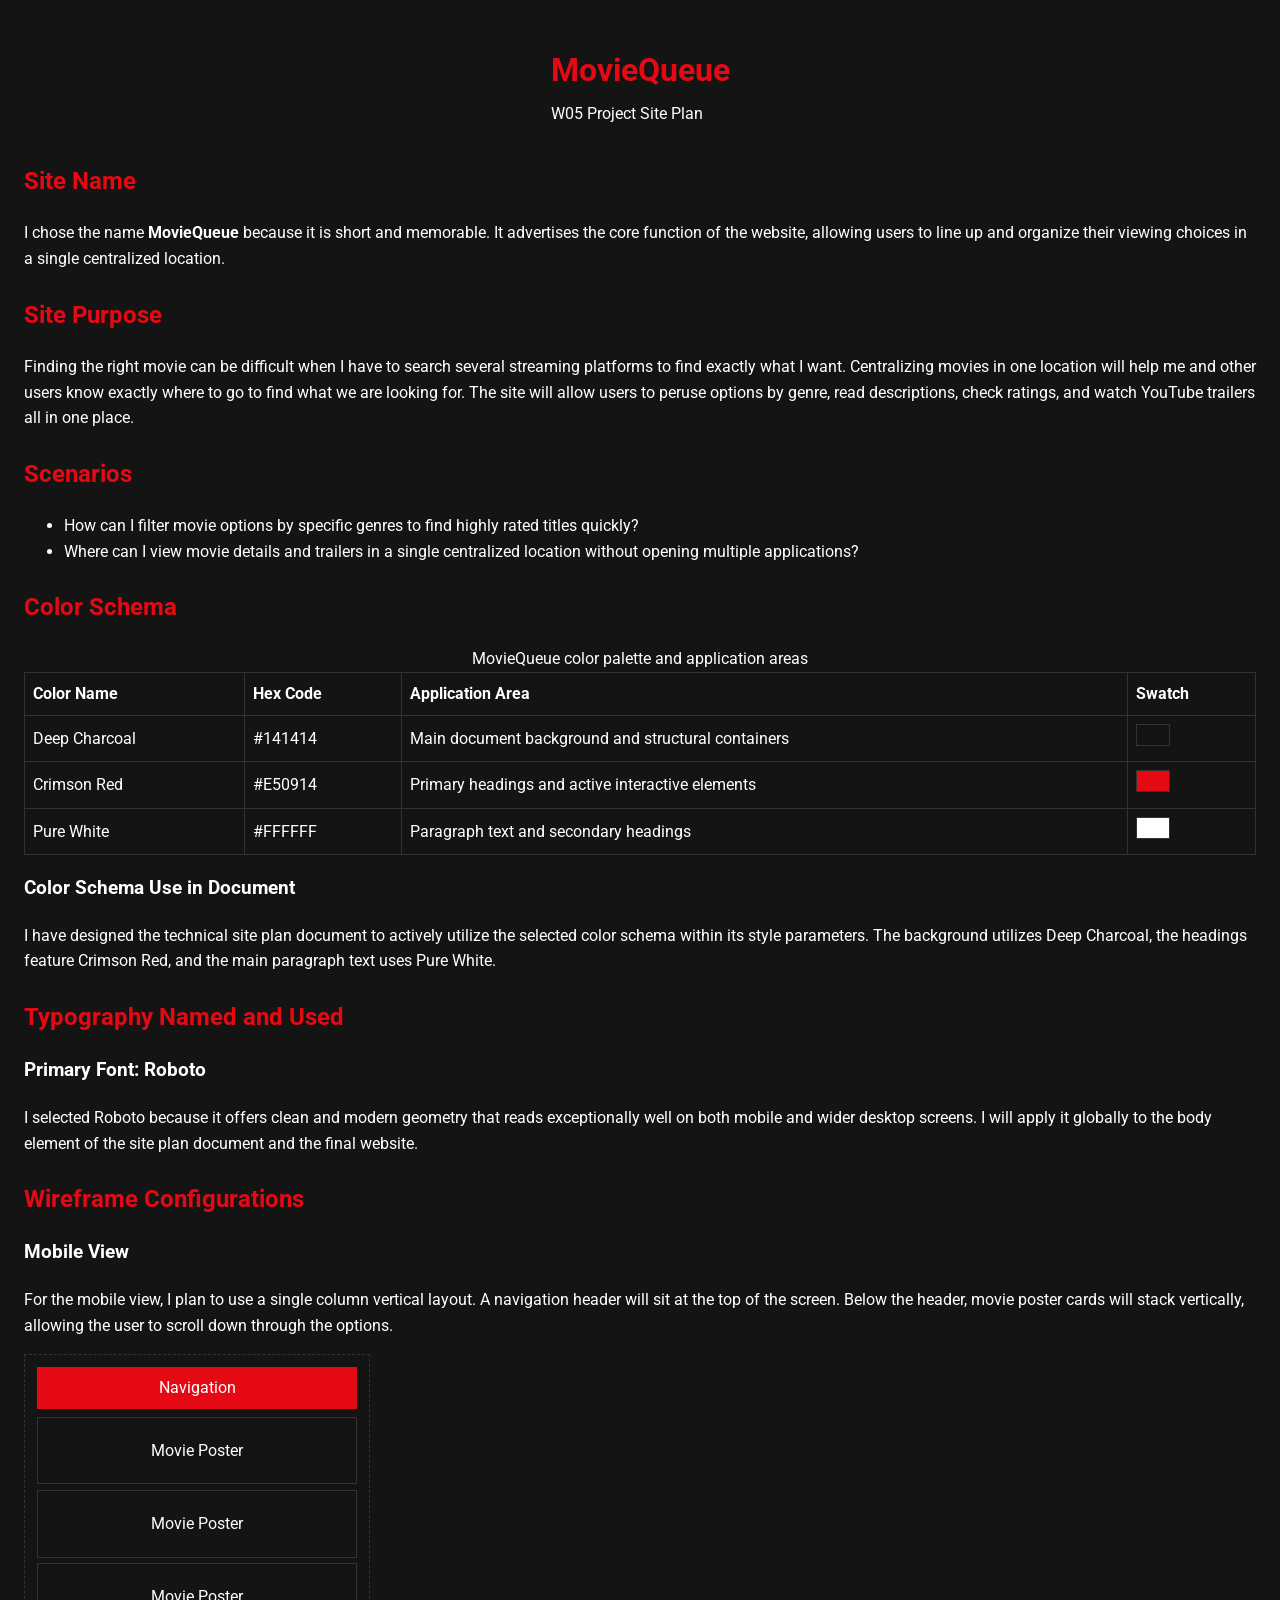
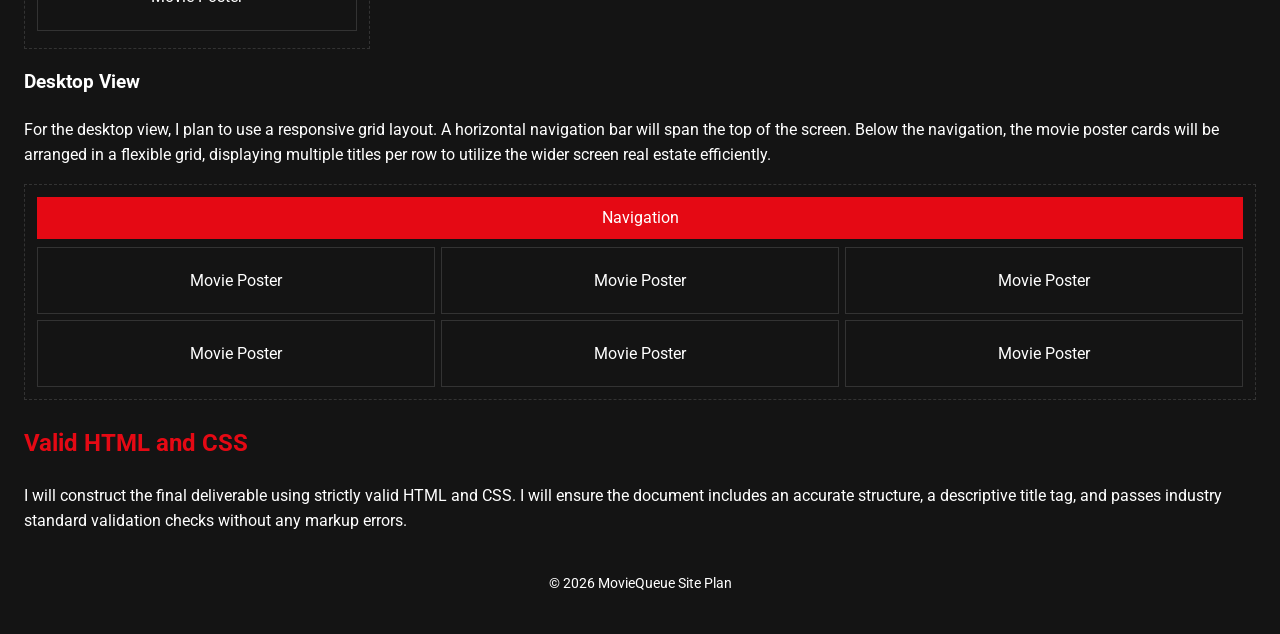
<file: finalproject/siteplan.html>
<!DOCTYPE html>
<html lang="en">
<head>
  <meta charset="UTF-8">
  <meta name="viewport" content="width=device-width, initial-scale=1.0">
  <meta name="description" content="MovieQueue site plan covering purpose, user scenarios, color schema, typography, and wireframe layouts for a centralized movie browsing experience.">
  <title>MovieQueue Site Plan</title>
  <link rel="icon" href="images/favicon.ico" type="image/svg+xml">
  <link rel="icon" href="images/favicon.svg" sizes="any">
  <link rel="preconnect" href="https://fonts.googleapis.com">
  <link rel="preconnect" href="https://fonts.gstatic.com" crossorigin>
  <link href="https://fonts.googleapis.com/css2?family=Roboto:wght@400;500;700&display=swap" rel="stylesheet">
  <link rel="stylesheet" href="styles/styles.css">
</head>
<body>
  <header>
    <h1>MovieQueue</h1>
    <p class="subtitle">W05 Project Site Plan</p>
  </header>

  <main>
    <section id="site-name">
      <h2>Site Name</h2>
      <p>
        I chose the name <strong>MovieQueue</strong> because it is short and memorable.
        It advertises the core function of the website, allowing users to line up and
        organize their viewing choices in a single centralized location.
      </p>
    </section>

    <section id="site-purpose">
      <h2>Site Purpose</h2>
      <p>
        Finding the right movie can be difficult when I have to search several streaming
        platforms to find exactly what I want. Centralizing movies in one location will
        help me and other users know exactly where to go to find what we are looking for.
        The site will allow users to peruse options by genre, read descriptions, check
        ratings, and watch YouTube trailers all in one place.
      </p>
    </section>

    <section id="scenarios">
      <h2>Scenarios</h2>
      <ul>
        <li>How can I filter movie options by specific genres to find highly rated titles quickly?</li>
        <li>Where can I view movie details and trailers in a single centralized location without opening multiple applications?</li>
      </ul>
    </section>

    <section id="color-schema">
      <h2>Color Schema</h2>
      <table>
        <caption>MovieQueue color palette and application areas</caption>
        <thead>
          <tr>
            <th scope="col">Color Name</th>
            <th scope="col">Hex Code</th>
            <th scope="col">Application Area</th>
            <th scope="col">Swatch</th>
          </tr>
        </thead>
        <tbody>
          <tr>
            <td>Deep Charcoal</td>
            <td>#141414</td>
            <td>Main document background and structural containers</td>
            <td><span class="swatch swatch-charcoal" aria-hidden="true"></span></td>
          </tr>
          <tr>
            <td>Crimson Red</td>
            <td>#E50914</td>
            <td>Primary headings and active interactive elements</td>
            <td><span class="swatch swatch-crimson" aria-hidden="true"></span></td>
          </tr>
          <tr>
            <td>Pure White</td>
            <td>#FFFFFF</td>
            <td>Paragraph text and secondary headings</td>
            <td><span class="swatch swatch-white" aria-hidden="true"></span></td>
          </tr>
        </tbody>
      </table>
      <h3>Color Schema Use in Document</h3>
      <p>
        I have designed the technical site plan document to actively utilize the selected
        color schema within its style parameters. The background utilizes Deep Charcoal,
        the headings feature Crimson Red, and the main paragraph text uses Pure White.
      </p>
    </section>

    <section id="typography">
      <h2>Typography Named and Used</h2>
      <h3>Primary Font: Roboto</h3>
      <p>
        I selected Roboto because it offers clean and modern geometry that reads
        exceptionally well on both mobile and wider desktop screens. I will apply it
        globally to the body element of the site plan document and the final website.
      </p>
    </section>

    <section id="wireframes">
      <h2>Wireframe Configurations</h2>

      <h3>Mobile View</h3>
      <p>
        For the mobile view, I plan to use a single column vertical layout. A navigation
        header will sit at the top of the screen. Below the header, movie poster cards
        will stack vertically, allowing the user to scroll down through the options.
      </p>
      <div class="wireframe wireframe-mobile" role="img" aria-label="Mobile wireframe diagram">
        <div class="wireframe-nav">Navigation</div>
        <div class="wireframe-card">Movie Poster</div>
        <div class="wireframe-card">Movie Poster</div>
        <div class="wireframe-card">Movie Poster</div>
      </div>

      <h3>Desktop View</h3>
      <p>
        For the desktop view, I plan to use a responsive grid layout. A horizontal
        navigation bar will span the top of the screen. Below the navigation, the movie
        poster cards will be arranged in a flexible grid, displaying multiple titles per
        row to utilize the wider screen real estate efficiently.
      </p>
      <div class="wireframe wireframe-desktop" role="img" aria-label="Desktop wireframe diagram">
        <div class="wireframe-nav">Navigation</div>
        <div class="wireframe-grid">
          <div class="wireframe-card">Movie Poster</div>
          <div class="wireframe-card">Movie Poster</div>
          <div class="wireframe-card">Movie Poster</div>
          <div class="wireframe-card">Movie Poster</div>
          <div class="wireframe-card">Movie Poster</div>
          <div class="wireframe-card">Movie Poster</div>
        </div>
      </div>
    </section>

    <section id="valid-html-css">
      <h2>Valid HTML and CSS</h2>
      <p>
        I will construct the final deliverable using strictly valid HTML and CSS. I will
        ensure the document includes an accurate structure, a descriptive title tag, and
        passes industry standard validation checks without any markup errors.
      </p>
    </section>
  </main>

  <footer>
    <p>&copy; 2026 MovieQueue Site Plan</p>
  </footer>
</body>
</html>
</file>
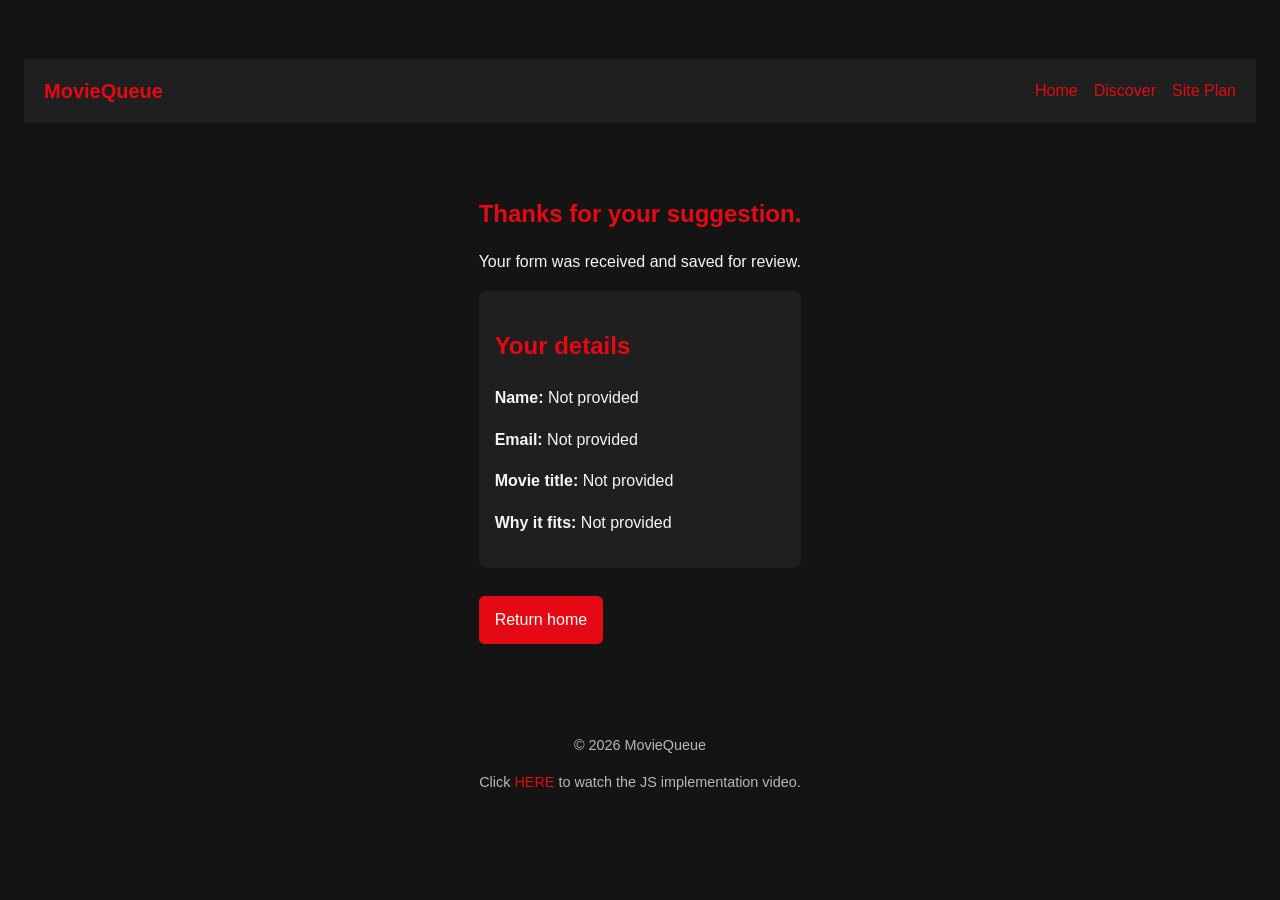
<file: finalproject/thanks.html>
<!DOCTYPE html>
<html lang="en">
<head>
  <meta charset="UTF-8">
  <meta name="viewport" content="width=device-width, initial-scale=1.0">
  <meta name="description" content="Thank you for your submission on MovieQueue.">
  <title>MovieQueue | Thanks</title>
  <link rel="icon" href="images/favicon.svg" sizes="any">
  <link rel="stylesheet" href="styles/styles.css">
  <link rel="stylesheet" href="styles/project.css">
</head>
<body>
  <header class="site-header">
    <a class="brand" href="index.html">MovieQueue</a>
    <button class="nav-toggle" type="button" aria-expanded="false" aria-controls="site-nav">☰</button>
    <nav id="site-nav" aria-label="Primary navigation">
      <ul>
        <li><a href="index.html">Home</a></li>
        <li><a href="discover.html">Discover</a></li>
        <li><a href="siteplan.html">Site Plan</a></li>
      </ul>
    </nav>
  </header>

  <main>
    <section class="hero">
      <h1>Thanks for your suggestion.</h1>
      <p>Your form was received and saved for review.</p>
      <div class="panel">
        <h2>Your details</h2>
        <p><strong>Name:</strong> <span id="submitted-name"></span></p>
        <p><strong>Email:</strong> <span id="submitted-email"></span></p>
        <p><strong>Movie title:</strong> <span id="submitted-title"></span></p>
        <p><strong>Why it fits:</strong> <span id="submitted-note"></span></p>
      </div>
      <a class="button" href="index.html">Return home</a>
    </section>
  </main>

  <footer>
    <p>&copy; 2026 MovieQueue</p>
    <p>Click <a href="https://youtu.be/Zg4fJbN_9tc">HERE</a> to watch the JS implementation video.</p>
  </footer>

  <script src="js/nav.js"></script>
  <script>
    const params = new URLSearchParams(window.location.search);
    document.getElementById('submitted-name').textContent = params.get('name') || 'Not provided';
    document.getElementById('submitted-email').textContent = params.get('email') || 'Not provided';
    document.getElementById('submitted-title').textContent = params.get('title') || 'Not provided';
    document.getElementById('submitted-note').textContent = params.get('note') || 'Not provided';
  </script>
</body>
</html>
</file>
<file: styles/style.css>
* {
    box-sizing: border-box;
}

body {
    font-family: 'Roboto', sans-serif;
    margin: 0;
    padding: 0;
    background-color: #f4f4f4;
    color: #333333;
}

header {
    background-color: #ffffff;
    padding: 1rem;
    position: relative;
    box-shadow: 0 2px 5px rgba(0,0,0,0.1);
}

.header-container {
    display: flex;
    align-items: center;
    gap: 1rem;
}

header span {
    font-size: 1.5rem;
    font-weight: 700;
}

#menu {
    position: absolute;
    top: 1rem;
    right: 1rem;
    background: none;
    border: none;
    font-size: 2rem;
    cursor: pointer;
    padding: 0;
    width: 44px;
    height: 44px;
}

#menu::before {
    content: "☰";
}

#menu.open::before {
    content: "❌";
}

nav {
    display: none;
    flex-direction: column;
    background-color: #05689a;
    margin-top: 1rem;
}

nav.open {
    display: flex;
}

nav a {
    color: #ffffff;
    padding: 1rem;
    text-decoration: none;
    text-align: center;
    transition: background 0.3s ease;
}

nav a:hover {
    background-color: #05689a;
}

nav a.active {
    background-color: #000000;
    font-weight: 700;
}

main {
    padding: 1rem;
    max-width: 1200px;
    margin: 0 auto;
}

h1 {
    text-align: center;
    margin-bottom: 1.5rem;
}

.grid-container {
    display: flex;
    flex-direction: column;
    gap: 1.5rem;
}

.card {
    background-color: #ffffff;
    border: 1px solid #dddddd;
    border-radius: 5px;
    overflow: hidden;
}

.card h2 {
    background-color: #05689a;
    color: #ffffff;
    margin: 0;
    padding: 1rem;
    font-size: 1.2rem;
    text-align: center;
}

.about-card p {
    padding: 1.5rem;
    line-height: 1.6;
}

.profile-card {
    text-align: center;
}

.profile-card img {
    width: 100%;
    max-width: 300px;
    height: auto;
    padding: 1.5rem;
    border-radius: 15%;
}

.certificate-card {
    padding-bottom: 1.5rem;
}

.filter-buttons {
    display: flex;
    justify-content: center;
    gap: 0.5rem;
    padding: 1.5rem 1rem;
}

.btn {
    padding: 0.75rem 1.5rem;
    border: 1px solid #000000;
    background-color: #ffffff;
    color: #000000;
    cursor: pointer;
    font-weight: 700;
    border-radius: 4px;
    transition: all 0.3s ease;
}

.btn:hover, .btn.active {
    background-color: #05689a;
    color: #ffffff;
}

.course-grid {
    display: grid;
    grid-template-columns: 1fr;
    gap: 1rem;
    padding: 0 1rem;
}

.course-card {
    background-color: #eaeaea;
    border: 1px solid #cccccc;
    border-radius: 4px;
    padding: 1.5rem;
    text-align: center;
    font-weight: 700;
}

.course-card.completed {
    background-color: #d4edda;
    border-color: #c3e6cb;
    color: #155724;
}

.credits-display {
    text-align: center;
    font-weight: 700;
    margin-top: 1.5rem;
    font-size: 1.1rem;
}

footer {
    background-color: #05689a;
    color: #ffffff;
    text-align: center;
    padding: 2rem 1rem;
    margin-top: 2rem;
}


footer p {
    margin: 0.5rem 0;
}

.social-links {
    display: flex;
    justify-content: center;
    gap: 1.5rem;
    margin-bottom: 1rem;
}

.social-links img {
    width: 32px;
    height: 32px;
    filter: invert(1);
}

@media (min-width: 768px) {
    header {
        display: flex;
        justify-content: space-between;
        align-items: center;
        padding: 1rem 2rem;
    }

    #menu {
        display: none;
    }

    nav {
        display: flex;
        flex-direction: row;
        margin-top: 0;
        background-color: transparent;
    }

    nav a {
        color: #000000;
        padding: 0.5rem 1.5rem;
        border-radius: 4px;
    }

    nav a:hover {
        background-color: #eaeaea;
    }

    nav a.active {
        background-color: #000000;
        color: #ffffff;
    }

    .grid-container {
        display: grid;
        grid-template-columns: repeat(2, 1fr);
        gap: 2rem;
    }

    .about-card {
        grid-column: 1 / 2;
    }

    .profile-card {
        grid-column: 2 / 3;
    }

    .certificate-card {
        grid-column: 1 / 3;
    }

    .course-grid {
        grid-template-columns: repeat(3, 1fr);
    }
}
</file>
<file: chamber/styles/chamber.css>
:root {
    box-sizing: border-box;
    --bg: #f8fafc;
    --card-bg: #ffffff;
    --border: #e2e8f0;
    --text: #0f172a;
    --accent: #26287d;
}

* {
  box-sizing: border-box;
}

body {
  font-family: "Roboto", sans-serif;
  color: var(--text);
  background: var(--bg);
}

header {
  position: relative;
  z-index: 100;
  text-align: center;
  padding: 1rem;
  background: var(--card-bg);
  border-bottom: 1px solid var(--border);
}

.header-container {
  max-width: 1180px;
  margin: 0 auto;
  display: flex;
  align-items: center;
  justify-content: space-between;
  gap: 1rem;
  position: relative;
}

.logo-section {
  display: flex;
  align-items: center;
  gap: 0.75rem;
  flex: 1;
}

.logo {
  width: 50px;
  height: 50px;
}

header h1 {
  font-size: 1.5rem;
  color: var(--text);
  font-weight: 700;
}

.hamburger {
  display: none;
  background: none;
  border: none;
  font-size: 1.5rem;
  cursor: pointer;
  padding: 0.5rem;
}

nav {
  flex: 1;
}

nav ul {
  display: flex;
  list-style: none;
  gap: 2rem;
  justify-content: center;
}

nav a {
  text-decoration: none;
  color: var(--text);
  font-weight: 500;
  border-bottom: 2px solid transparent;
  transition: border-color 0.3s ease;
  padding-bottom: 0.5rem;
}

nav a:hover {
  border-bottom-color: var(--accent);
}

nav a.active {
  border-bottom-color: var(--accent);
  font-weight: 700;
}

.dark-mode-btn {
  background: none;
  border: none;
  font-size: 1.5rem;
  cursor: pointer;
  padding: 0.5rem;
}

main {
  max-width: 1180px;
  margin: 0 auto;
  padding: 0 1rem 3rem;
}

main h2 {
  font-size: 2rem;
  color: var(--text);
  margin: 1rem 0;
  font-weight: 700;
}

.controls {
  display: flex;
  gap: 1rem;
  justify-content: center;
  margin-bottom: 2rem;
}

.controls button {
  padding: 0.5rem 1.5rem;
  font-size: 1rem;
  border: 2px solid var(--accent);
  background: var(--bg);
  cursor: pointer;
  border-radius: 4px;
  transition: all 0.3s ease;
}

.controls button.active {
  background: var(--accent);
  color: white;
  border-color: var(--accent);
}

#cards {
  display: grid;
  gap: 1rem;
  grid-template-columns: repeat(auto-fit, minmax(260px, 1fr));
}

#cards.list-view {
  display: flex;
  flex-direction: column;
  gap: 1rem;
}

#cards.list-view section {
  display: flex;
  flex-direction: column;
  align-items: flex-start;
  text-align: left;
  padding: 1.25rem 1.5rem;
}

#cards.list-view img {
  display: none;
}

#cards section {
  background: var(--card-bg);
  border: 1px solid var(--border);
  border-radius: 4px;
  padding: 1.5rem;
  text-align: center;
}

#cards h2 {
  margin: 0 0 0.3rem 0;
  font-size: 1rem;
  line-height: 1.1;
  color: var(--text);
}

.tagline {
  margin: 0 0 1rem 0;
  font-size: 1rem;
  color: var(--text);
  font-weight: normal;
}

#cards img {
  display: block;
  width: 120px;
  height: 120px;
  margin: 1rem auto;
  border: 2px solid var(--border);
  background: var(--bg);
}

.details {
  text-align: left;
  font-size: 0.85rem;
  margin-top: 1rem;
}

.details p {
  margin: 0.5rem 0;
  color: var(--text);
}

.details strong {
  color: var(--accent);
}

footer {
  text-align: center;
  padding: 2rem 1rem;
  background: var(--card-bg);
  color: var(--text);
  font-size: 1rem;
  border-top: 1px solid var(--border);
}

.footer-content {
  max-width: 1180px;
  margin: 0 auto;
  display: grid;
  grid-template-columns: 1fr 1fr 1fr;
  gap: 2rem;
  text-align: left;
}

.footer-section {
  text-align: center;
}

.footer-section h3 {
  margin: 0 0 0.5rem 0;
  font-size: 1rem;
  font-weight: 700;
}

.footer-section p {
  margin: 0.5rem 0;
  font-size: 1rem;
  line-height: 1.4;
}

.social {
  display: flex;
  justify-content: center;
  gap: 1rem;
  align-items: center;
}

.social-icon img {
  width: 50px;
  height: 50px;
  object-fit: contain;
}

@media (max-width: 768px) {
  .footer-content {
    grid-template-columns: 1fr;
    gap: 1.5rem;
  }
}

@media (max-width: 768px) {
  .hamburger {
    display: block;
  }

  .header-container {
    gap: 0.5rem;
  }

  .logo-section {
    flex: 1;
  }

  header h1 {
    font-size: 1.1rem;
  }

  nav {
    display: none;
    position: absolute;
    top: 100%;
    left: 0;
    right: 0;
    z-index: 101;
    background: #e0e0e0;
    border-bottom: 1px solid #999;
    flex: none;
    width: 100%;
  }

  nav.active {
    display: block;
  }

  nav ul {
    flex-direction: column;
    gap: 0;
    justify-content: flex-start;
    padding: 1rem;
  }

  nav li {
    border-bottom: 1px solid #ccc;
  }

  nav li:last-child {
    border-bottom: none;
  }

  nav a {
    display: block;
    padding: 0.75rem 0;
    border-bottom: none;
  }

  main {
    padding-top: 1rem;
  }

  #cards {
    grid-template-columns: 1fr;
  }

  #cards section {
    padding: 1rem;
  }
}

@media (max-width: 600px) {
  header {
    padding: 0.75rem;
  }

  .logo {
    width: 40px;
    height: 40px;
  }

  header h1 {
    font-size: 1rem;
  }

  .dark-mode-btn,
  .hamburger {
    font-size: 1.25rem;
  }
}

@media (min-width: 800px) {
  #cards {
    grid-template-columns: repeat(3, 1fr);
  }
}
</file>
<file: chamber/styles/index.css>
.hero-container {
  position: relative;
  width: 100%;
  min-height: 280px;
  overflow: hidden;
  border-radius: 1rem;
  margin-bottom: 1.5rem;
}

.hero-image {
  width: 100%;
  height: 100%;
  min-height: 280px;
  max-height: 420px;
  object-fit: cover;
  display: block;
}

.hero-cta {
  position: absolute;
  inset: auto 1rem 1rem 1rem;
  background: rgba(15, 23, 42, 0.78);
  color: #fff;
  padding: 1rem 1.25rem;
  border-radius: 0.75rem;
  max-width: 28rem;
}

.hero-cta h3 {
  margin: 0 0 0.35rem;
  font-size: 1.35rem;
}

.hero-cta p {
  margin: 0 0 0.85rem;
  font-size: 0.95rem;
  line-height: 1.4;
}

.cta-link {
  display: inline-block;
  background: #26287d;
  color: #fff;
  text-decoration: none;
  font-weight: 700;
  padding: 0.6rem 1.1rem;
  border-radius: 0.4rem;
}

.cta-link:hover,
.cta-link:focus {
  background: #1a1c5c;
  outline: 2px solid #fff;
  outline-offset: 2px;
}

#indexAlign {
  display: flex;
  flex-direction: column;
  gap: 1.25rem;
}

.indexTile {
  background-color: #fff;
  border: 1px solid #e2e8f0;
  padding: 1.25rem;
  border-radius: 0.75rem;
}

.indexTile h3 {
  margin: 0 0 1rem;
  color: #0f172a;
  font-size: 1.35rem;
}

.indexTile h4 {
  margin: 0 0 0.35rem;
  font-size: 1.05rem;
}

.event-list {
  list-style: none;
  padding: 0;
  margin: 0;
  display: flex;
  flex-direction: column;
  gap: 1rem;
}

.event-list li {
  padding-bottom: 1rem;
  border-bottom: 1px solid #e2e8f0;
}

.event-list li:last-child {
  padding-bottom: 0;
  border-bottom: none;
}

.event-list p {
  margin: 0.25rem 0;
  line-height: 1.4;
}

.weather-current {
  display: flex;
  align-items: center;
  gap: 0.75rem;
  margin-bottom: 1rem;
}

.weather-temp {
  margin: 0;
  font-size: 1.75rem;
  font-weight: 700;
}

.weather-desc {
  margin: 0.15rem 0 0;
  text-transform: capitalize;
}

.weather-forecast {
  display: grid;
  grid-template-columns: 1fr;
  gap: 0.75rem;
}

.forecast-day {
  background: #f8fafc;
  border: 1px solid #e2e8f0;
  border-radius: 0.5rem;
  padding: 0.75rem;
}

.forecast-label {
  margin: 0;
  font-weight: 700;
}

.forecast-temp {
  margin: 0.35rem 0;
  font-size: 1.15rem;
}

.forecast-desc {
  margin: 0;
  text-transform: capitalize;
  font-size: 0.9rem;
}

.spotlights {
  display: grid;
  grid-template-columns: 1fr;
  gap: 1rem;
}

.spotlight-card {
  background: #f8fafc;
  border: 1px solid #e2e8f0;
  border-radius: 0.5rem;
  padding: 1rem;
  text-align: center;
}

.spotlight-card img {
  display: block;
  width: 100px;
  height: 100px;
  object-fit: contain;
  margin: 0 auto 0.75rem;
  background: #fff;
  border: 1px solid #e2e8f0;
}

.spotlight-card h4 {
  margin: 0 0 0.35rem;
}

.membership-level {
  margin: 0 0 0.75rem;
  font-weight: 700;
  color: #26287d;
}

.spotlight-card p {
  margin: 0.35rem 0;
  font-size: 0.9rem;
  line-height: 1.35;
}

.spotlight-card a {
  color: #26287d;
  word-break: break-word;
}

@media (min-width: 768px) {
  .hero-container {
    min-height: 360px;
  }

  .hero-image {
    min-height: 360px;
    max-height: 480px;
  }

  .hero-cta {
    inset: auto auto 1.5rem 1.5rem;
  }

  #indexAlign {
    display: grid;
    grid-template-columns: 1fr 1fr;
    gap: 1.5rem;
  }

  #currentTile {
    grid-column: 1 / -1;
  }

  .weather-forecast {
    grid-template-columns: repeat(3, 1fr);
  }

  .spotlights {
    grid-template-columns: repeat(auto-fit, minmax(180px, 1fr));
  }
}

@media (min-width: 1024px) {
  #indexAlign {
    grid-template-columns: 1.2fr 1fr;
  }

  #currentTile {
    grid-column: 1;
    grid-row: 1 / span 2;
  }

  #weatherTile {
    grid-column: 2;
  }

  #spotlightTile {
    grid-column: 2;
  }
}
</file>
<file: finalproject/styles/styles.css>
body {
  margin: 0;
  padding: 1.5rem;
  font-family: "Roboto", sans-serif;
  line-height: 1.6;
  background-color: #141414;
  color: #ffffff;
  min-height: 100vh;
  display: flex;
  flex-direction: column;
  align-items: center;
  justify-content: center;
}

h1,
h2 {
  color: #e50914;
}

h1 {
  margin-bottom: 0.25rem;
}

.subtitle {
  margin-top: 0;
}

section {
  margin-bottom: 1.5rem;
}

table {
  width: 100%;
  border-collapse: collapse;
  margin: 1rem 0;
}

th,
td {
  padding: 0.5rem;
  border: 1px solid #333;
  text-align: left;
}

.swatch {
  display: inline-block;
  width: 2rem;
  height: 1.25rem;
  border: 1px solid #333;
}

.swatch-charcoal {
  background-color: #141414;
}

.swatch-crimson {
  background-color: #e50914;
}

.swatch-white {
  background-color: #ffffff;
}

.wireframe {
  max-width: 20rem;
  margin: 1rem 0;
  padding: 0.75rem;
  border: 1px dashed #333;
}

.wireframe-desktop {
  max-width: 100%;
}

.wireframe-nav {
  padding: 0.5rem;
  margin-bottom: 0.5rem;
  text-align: center;
  background-color: #e50914;
}

.wireframe-card {
  padding: 1.25rem 0.5rem;
  margin-bottom: 0.35rem;
  text-align: center;
  border: 1px solid #333;
}

.wireframe-grid {
  display: grid;
  grid-template-columns: repeat(3, 1fr);
  gap: 0.35rem;
}

.wireframe-grid .wireframe-card {
  margin-bottom: 0;
}

footer {
  text-align: center;
  font-size: 0.9rem;
}
</file>
<file: finalproject/styles/project.css>
:root {
  --bg: #141414;
  --surface: #1f1f1f;
  --text: #f5f5f5;
  --muted: #b8b8b8;
  --accent: #e50914;
  /* --border: #333333; */
}

* { box-sizing: border-box; }
body {
  margin: 0;
  font-family: 'Roboto', sans-serif;
  background: var(--bg);
  color: var(--text);
  line-height: 1.6;
}
a { color: var(--accent); text-decoration: none; }
a:hover { text-decoration: underline; }
img { max-width: 100%; display: block; }

.site-header {
  display: flex;
  justify-content: space-between;
  align-items: center;
  padding: 1rem 1.25rem;
  background: var(--surface);
  border-bottom: 1px solid var(--border);
  align-self: stretch;
}
.brand { color: var(--accent); font-weight: 700; font-size: 1.25rem; }
nav ul {
  display: flex;
  gap: 1rem;
  list-style: none;
  margin: 0;
  padding: 0;
}
nav a.active { color: var(--text); font-weight: 700; }
.nav-toggle { display: none; }

main {
  max-width: 72rem;
  margin: 0 auto;
  padding: 1.25rem;
}
.hero {
  padding: 2rem 0 1rem;
}
.hero h1, .hero h2 { color: var(--accent); }
.card-grid, .movie-grid {
  display: grid;
  gap: 1rem;
}
.card-grid { grid-template-columns: repeat(2, minmax(0, 1fr)); }
.panel {
  background: var(--surface);
  border: 1px solid var(--border);
  border-radius: 0.5rem;
  padding: 1rem;
  margin-bottom: 1rem;
}
.button {
  display: inline-block;
  background: var(--accent);
  color: white;
  padding: 0.7rem 1rem;
  border-radius: 0.35rem;
  margin-top: 0.75rem;
}
.button.secondary {
  background: transparent;
  border: 1px solid var(--accent);
  color: var(--accent);
  margin-left: 0.5rem;
}
form { display: grid; gap: 0.6rem; }
input, textarea, select {
  width: 100%;
  padding: 0.7rem;
  border-radius: 0.35rem;
  border: 1px solid var(--border);
}
.controls { display: flex; justify-content: space-between; gap: 1rem; align-items: center; flex-wrap: wrap; margin-bottom: 1rem; }
.movie-grid { grid-template-columns: repeat(3, minmax(0, 1fr)); }
.movie-card {
  background: #232323;
  border: 1px solid var(--border);
  border-radius: 0.7rem;
  overflow: hidden;
  position: relative;
  cursor: pointer;
  box-shadow: 0 6px 16px rgba(0, 0, 0, 0.3);
  aspect-ratio: 2 / 3;
}
.movie-card img {
  height: 100%;
  width: 100%;
  object-fit: cover;
  display: block;
}
.movie-card__body {
  position: absolute;
  inset: auto 0 0 0;
  padding: 0.8rem;
  background: linear-gradient(to top, rgba(0, 0, 0, 0.9), rgba(0, 0, 0, 0));
}
.movie-card__body h3 {
  margin: 0;
  font-size: 1rem;
  color: white;
}
.favorite-btn {
  position: absolute;
  top: 0.5rem;
  right: 0.5rem;
  border: 1px solid var(--accent);
  background: rgba(20, 20, 20, 0.85);
  color: var(--accent);
  padding: 0.2rem 0.5rem;
  cursor: pointer;
  z-index: 1;
  border-radius: 0.25rem;
}
.favorite-btn.is-active { background: var(--accent); color: white; }
.modal {
  display: none;
  position: fixed;
  inset: 0;
  background: rgba(0, 0, 0, 0.75);
  align-items: center;
  justify-content: center;
  padding: 1rem;
}
.modal.is-open { display: flex; }
.modal-card {
  width: min(100%, 32rem);
  background: var(--surface);
  border: 1px solid var(--border);
  border-radius: 0.5rem;
  padding: 1rem;
  position: relative;
}
.modal-close {
  position: absolute;
  top: 0.75rem;
  right: 0.75rem;
  background: transparent;
  border: none;
  color: var(--text);
  font-size: 1.1rem;
  cursor: pointer;
}
footer { padding: 1rem 1.25rem 2rem; color: var(--muted); text-align: center; }

@media (max-width: 700px) {
  .nav-toggle { display: block; padding: 0.4rem 0.6rem; border: 1px solid var(--border); background: transparent; color: var(--text); margin-left: auto; }
  nav ul {
    position: absolute;
    right: 1.25rem;
    top: 3.75rem;
    flex-direction: column;
    background: var(--surface);
    border: 1px solid var(--border);
    padding: 0.75rem;
    display: none;
  }
  /* keep nav positioned relative so the absolute menu positions near the header */
  nav { position: relative; }
  nav.is-open ul { display: flex; }
  .card-grid, .movie-grid { grid-template-columns: 1fr; }
}
</file>
<file: styles/prophets.css>
/* Prophets page styling */
:root {
  --bg: #e9e8f8;
  --card-bg: rgba(153, 158, 213, 0.22);
  --border: rgba(75, 78, 138, 0.25);
  --text: #2f2f60;
  --accent: #4a4b9c;
}

* {
  box-sizing: border-box;
}

body {
  margin: 0;
  font-family: "Segoe UI", Tahoma, Geneva, Verdana, sans-serif;
  color: var(--text);
  background: linear-gradient(180deg, #fffcff 0%, #eef0fb 30%, #e2e4f3 100%);
}

header {
  text-align: center;
  padding:1rem;
  background: #fff;
  box-shadow: 0 10px 24px rgba(72, 73, 112, 0.08);
}

header h1 {
  margin: 0;
  font-size: 2rem;
  letter-spacing: 0.06em;
  color: var(--accent);
  text-shadow: 1px 2px 8px rgba(88, 93, 147, 0.18);
}

main {
  max-width: 1180px;
  margin: 0 auto;
  padding: 2rem 1rem 3rem;
}

#cards {
  display: grid;
  gap: 1rem;
  grid-template-columns: repeat(auto-fit, minmax(260px, 1fr));
}

#cards section {
  background: var(--card-bg);
  border: 1px solid var(--border);
  border-radius: 5px;
  padding: 1rem;
  text-align: center;
  box-shadow: 0 12px 28px rgba(94, 96, 150, 0.1);
}

#cards h2 {
  margin:0.75rem;
  font-size: 1.5rem;
  line-height: 1.1;
  color: var(--accent);
}

#cards img {
  display: block;
  width: 100%;
  max-width: 340px;
  height: auto;
  margin: 0.5rem auto 0;
  border-radius: 5px;
  border: 1px solid rgba(255, 255, 255, 0.8);
  box-shadow: 0 18px 34px rgba(45, 48, 96, 0.18);
}

footer {
  text-align: center;
  padding: 1rem;
  color: #50507d;
  font-size: 0.95rem;
}

@media (max-width: 600px) {
  main {
    padding-top: 1rem;
  }

  #cards {
    grid-template-columns: 1fr;
  }

  #cards section {
    padding: 1rem;
  }
}
</file>
<file: chamber/styles/discover.css>
.discover-intro {
  max-width: 40rem;
  margin: 0 0 1.5rem;
  line-height: 1.4;
}

.visit-banner,
.area-facts,
.discover-card {
  background-color: #fff;
  border: 1px solid #e2e8f0;
  border-radius: 0.75rem;
  padding: 1.25rem;
}

.visit-banner,
.area-facts {
  margin: 0 0 1.5rem;
}

.visit-banner {
  display: flex;
  align-items: center;
  justify-content: space-between;
  gap: 1rem;
}

.visit-banner[hidden] {
  display: none;
}

.visit-text {
  margin: 0;
  line-height: 1.4;
}

.visit-close {
  flex-shrink: 0;
  border: none;
  background: transparent;
  font-size: 1.35rem;
  line-height: 1;
  cursor: pointer;
  padding: 0.15rem 0.35rem;
}

.visit-close:hover,
.visit-close:focus-visible {
  color: #26287d;
}

.area-facts h2,
.discover-card h2 {
  margin: 0 0 1rem;
  color: #0f172a;
  font-size: 1.35rem;
}

.discover-card h2 {
  margin: 0;
}

.area-facts ul {
  margin: 0;
  padding-left: 1.25rem;
  line-height: 1.4;
  display: flex;
  flex-direction: column;
  gap: 0.5rem;
}

.discover-gallery {
  display: grid;
  gap: 1.25rem;
  margin-bottom: 2rem;
  grid-template-columns: 1fr;
  grid-template-areas:
    "card1"
    "card2"
    "card3"
    "card4"
    "card5"
    "card6"
    "card7"
    "card8";
}

.discover-card {
  display: flex;
  flex-direction: column;
  gap: 0.75rem;
  min-width: 0;
}

.discover-card-1 { grid-area: card1; }
.discover-card-2 { grid-area: card2; }
.discover-card-3 { grid-area: card3; }
.discover-card-4 { grid-area: card4; }
.discover-card-5 { grid-area: card5; }
.discover-card-6 { grid-area: card6; }
.discover-card-7 { grid-area: card7; }
.discover-card-8 { grid-area: card8; }

.discover-card figure {
  margin: 0;
  overflow: hidden;
  border-radius: 0.5rem;
  border: 1px solid #e2e8f0;
  background: #f8fafc;
}

.discover-card img {
  display: block;
  width: 100%;
  aspect-ratio: 3 / 2;
  object-fit: cover;
}

.discover-card address {
  font-style: normal;
  font-size: 0.9rem;
  line-height: 1.35;
}

.discover-card p {
  margin: 0;
  font-size: 0.95rem;
  line-height: 1.4;
  flex: 1;
}

.discover-card button {
  align-self: flex-start;
  margin-top: 0.25rem;
  padding: 0.5rem 1.5rem;
  font: inherit;
  border: 2px solid #26287d;
  background: #f8fafc;
  color: #0f172a;
  border-radius: 4px;
  cursor: pointer;
  transition: all 0.3s ease;
}

.discover-card button:hover,
.discover-card button:focus-visible {
  background: #26287d;
  color: #fff;
}

@media (min-width: 641px) {
  .discover-gallery {
    grid-template-columns: 1fr 1fr;
    gap: 1.5rem;
    grid-template-areas:
      "card1 card2"
      "card3 card3"
      "card4 card5"
      "card6 card7"
      "card8 card8";
  }

  .discover-card img {
    transition: transform 0.35s ease, filter 0.35s ease;
  }

  .discover-card:hover img,
  .discover-card:focus-within img {
    transform: scale(1.05);
    filter: brightness(1.06);
  }
}

@media (min-width: 1025px) {
  .discover-gallery {
    grid-template-columns: repeat(4, 1fr);
    grid-template-areas:
      "card1 card1 card2 card3"
      "card4 card5 card5 card3"
      "card4 card6 card7 card7"
      "card8 card8 card8 card8";
  }
}
</file>
<file: chamber/styles/join.css>
.join-intro {
  max-width: 40rem;
  margin: 0 0 1.5rem;
  line-height: 1.4;
}

.join-layout {
  display: flex;
  flex-direction: column;
  gap: 1.25rem;
}

#joinForm {
  display: flex;
  flex-direction: column;
  gap: 1rem;
  background-color: #fff;
  border: 1px solid #e2e8f0;
  border-radius: 0.75rem;
  padding: 1.25rem;
}

#joinForm fieldset {
  border: 1px solid #e2e8f0;
  border-radius: 0.5rem;
  padding: 1rem;
  margin: 0;
  display: flex;
  flex-direction: column;
  gap: 0.5rem;
  background: #f8fafc;
}

#joinForm legend {
  font-weight: 700;
  color: #0f172a;
  padding: 0 0.35rem;
}

#joinForm label {
  font-weight: 500;
  margin-top: 0.35rem;
  color: #0f172a;
}

#joinForm input[type="text"],
#joinForm input[type="email"],
#joinForm input[type="tel"],
#joinForm textarea {
  width: 100%;
  padding: 0.5rem 0.75rem;
  border: 1px solid #e2e8f0;
  border-radius: 4px;
  font: inherit;
  color: #0f172a;
  background: #fff;
}

#joinForm input:focus,
#joinForm textarea:focus {
  outline: 2px solid #26287d;
  outline-offset: 1px;
}

.membership-fieldset {
  gap: 0.75rem;
}

.radio-option {
  display: flex;
  align-items: center;
  gap: 0.5rem;
  font-weight: 400;
  margin-top: 0;
}

#joinForm button[type="submit"] {
  align-self: flex-start;
  display: inline-block;
  background: #26287d;
  color: #fff;
  border: none;
  font: inherit;
  font-weight: 700;
  padding: 0.6rem 1.1rem;
  border-radius: 0.4rem;
  cursor: pointer;
}

#joinForm button[type="submit"]:hover,
#joinForm button[type="submit"]:focus {
  background: #1a1c5c;
}

.membership-cards {
  display: flex;
  flex-direction: column;
  gap: 1rem;
}

.membership-card {
  background-color: #fff;
  border: 1px solid #e2e8f0;
  border-radius: 0.75rem;
  padding: 1.25rem;
  opacity: 0;
  transform: translateY(1rem);
  animation: cardReveal 0.7s ease forwards;
}

.membership-card:nth-child(1) {
  animation-delay: 0.1s;
}

.membership-card:nth-child(2) {
  animation-delay: 0.25s;
}

.membership-card:nth-child(3) {
  animation-delay: 0.4s;
}

.membership-card:nth-child(4) {
  animation-delay: 0.55s;
}

@keyframes cardReveal {
  to {
    opacity: 1;
    transform: translateY(0);
  }
}

.membership-card h3 {
  margin: 0 0 0.75rem;
  color: #0f172a;
  font-size: 1.35rem;
}

.membership-card p {
  margin: 0 0 1rem;
  line-height: 1.4;
}

.learn-more,
.close-modal {
  display: inline-block;
  padding: 0.5rem 1.5rem;
  font: inherit;
  font-size: 1rem;
  border: 2px solid #26287d;
  background: #f8fafc;
  color: #0f172a;
  border-radius: 4px;
  cursor: pointer;
  transition: all 0.3s ease;
}

.learn-more:hover,
.learn-more:focus,
.close-modal:hover,
.close-modal:focus {
  background: #26287d;
  color: #fff;
}

.membership-modal {
  border: 1px solid #e2e8f0;
  border-radius: 0.75rem;
  padding: 1.5rem;
  max-width: 28rem;
  width: calc(100% - 2rem);
  color: #0f172a;
  background: #fff;
}

.membership-modal::backdrop {
  background: rgba(15, 23, 42, 0.55);
}

.membership-modal h3 {
  margin: 0 0 1rem;
  color: #0f172a;
  font-size: 1.35rem;
}

.membership-modal p,
.membership-modal ul {
  margin: 0 0 0.75rem;
  line-height: 1.4;
}

.membership-modal ul {
  padding-left: 1.25rem;
}

.thankyou-main {
  max-width: 40rem;
}

.thankyou-summary {
  background-color: #fff;
  border: 1px solid #e2e8f0;
  border-radius: 0.75rem;
  padding: 1.25rem;
}

.thankyou-summary dl {
  margin: 0 0 1.25rem;
  display: grid;
  gap: 1rem;
}

.thankyou-summary dt {
  font-weight: 700;
  color: #26287d;
  margin: 0;
}

.thankyou-summary dd {
  margin: 0.25rem 0 0;
  line-height: 1.4;
}

.thankyou-summary .cta-link {
  display: inline-block;
  background: #26287d;
  color: #fff;
  text-decoration: none;
  font-weight: 700;
  padding: 0.6rem 1.1rem;
  border-radius: 0.4rem;
}

.thankyou-summary .cta-link:hover,
.thankyou-summary .cta-link:focus {
  background: #1a1c5c;
  outline: 2px solid #fff;
  outline-offset: 2px;
}

@media (min-width: 768px) {
  .join-layout {
    gap: 1.5rem;
  }
}

@media (min-width: 800px) {
  .join-layout {
    flex-direction: row;
    align-items: flex-start;
  }

  #joinForm {
    flex: 1.4;
  }

  .membership-cards {
    flex: 1;
  }
}
</file>
